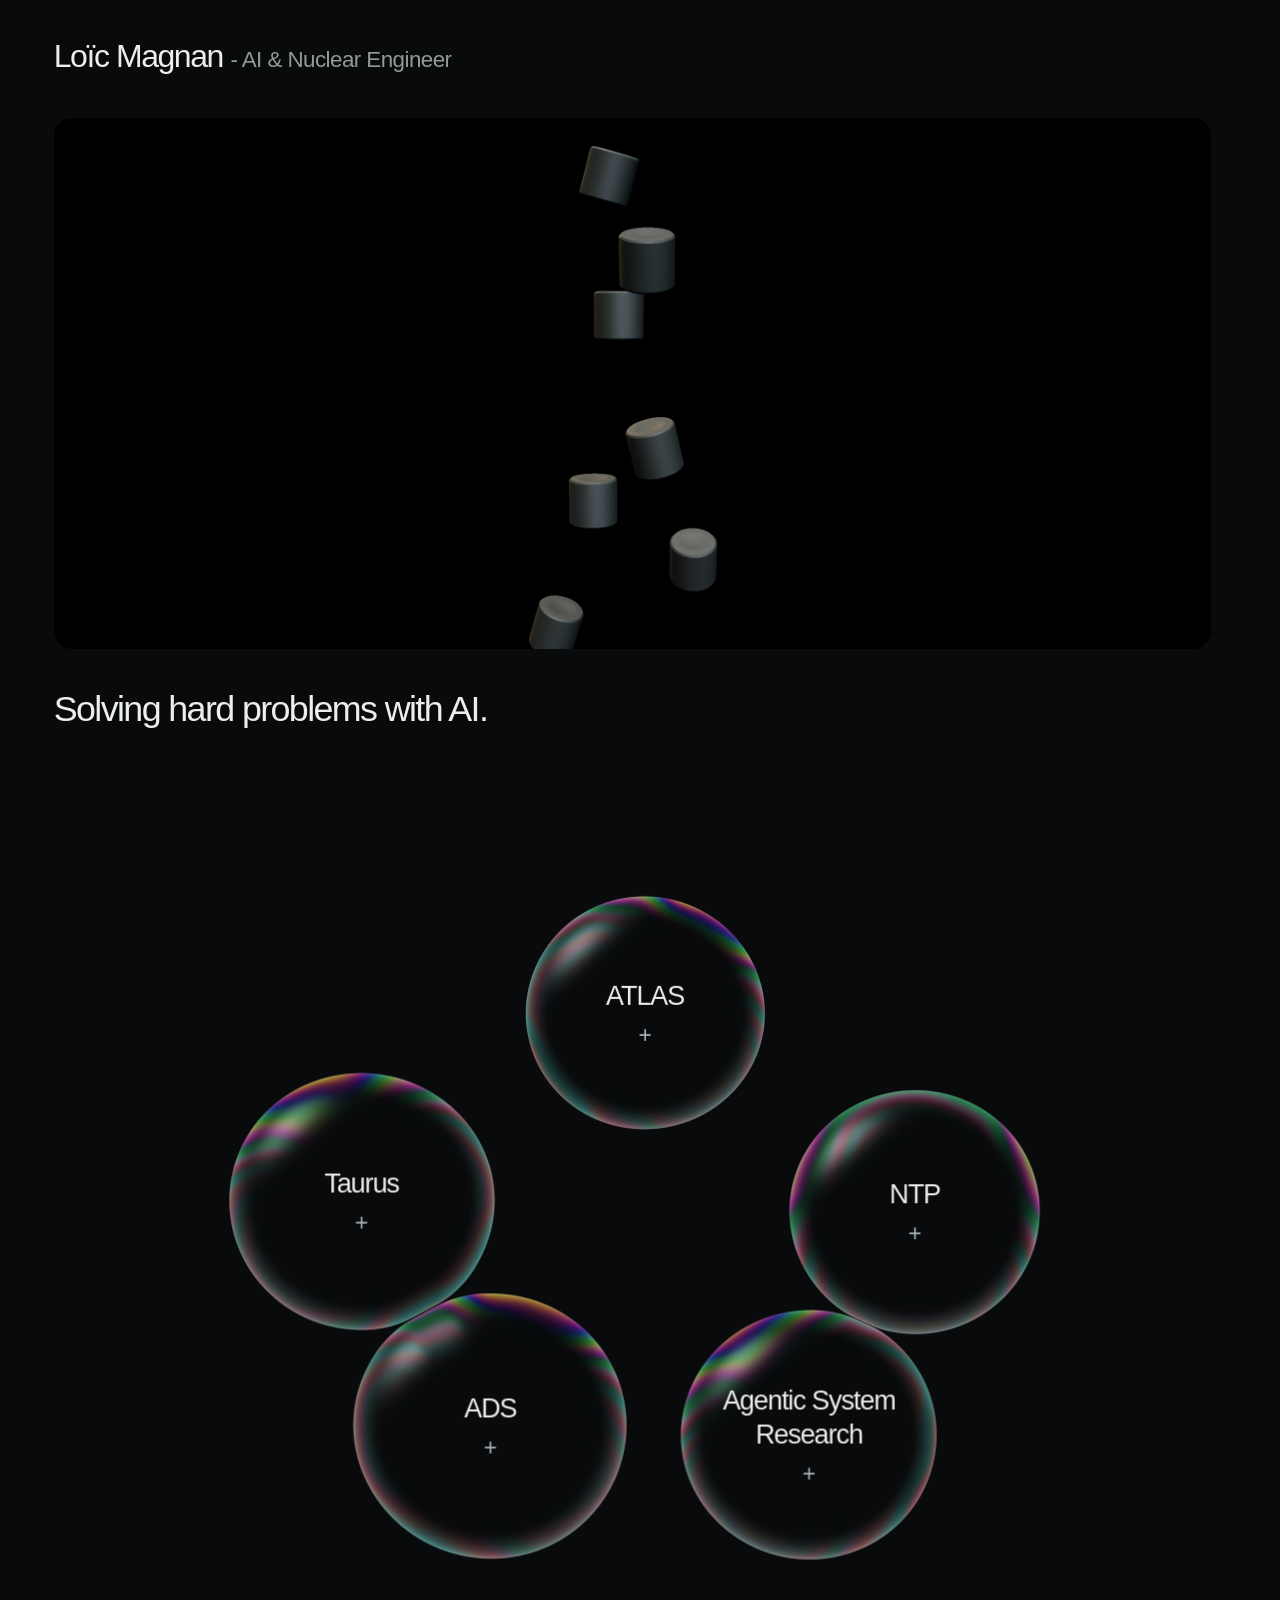
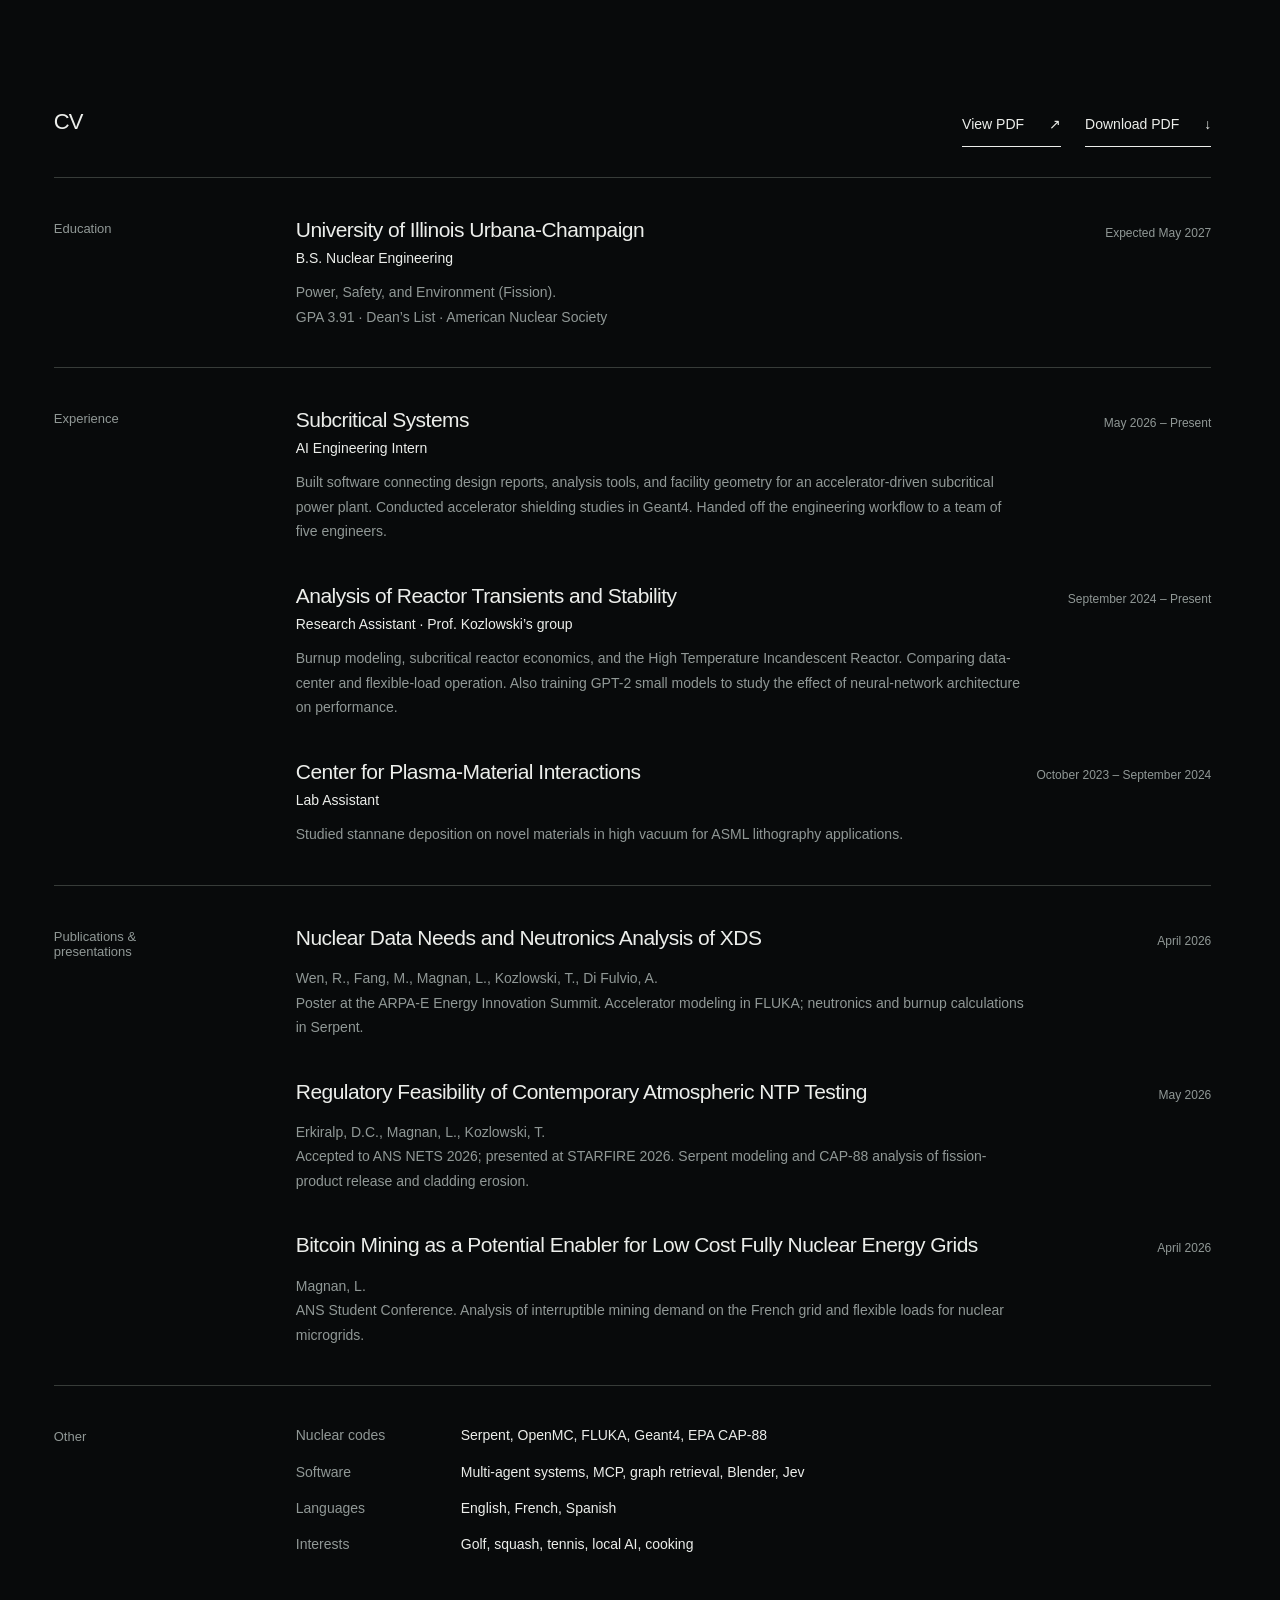
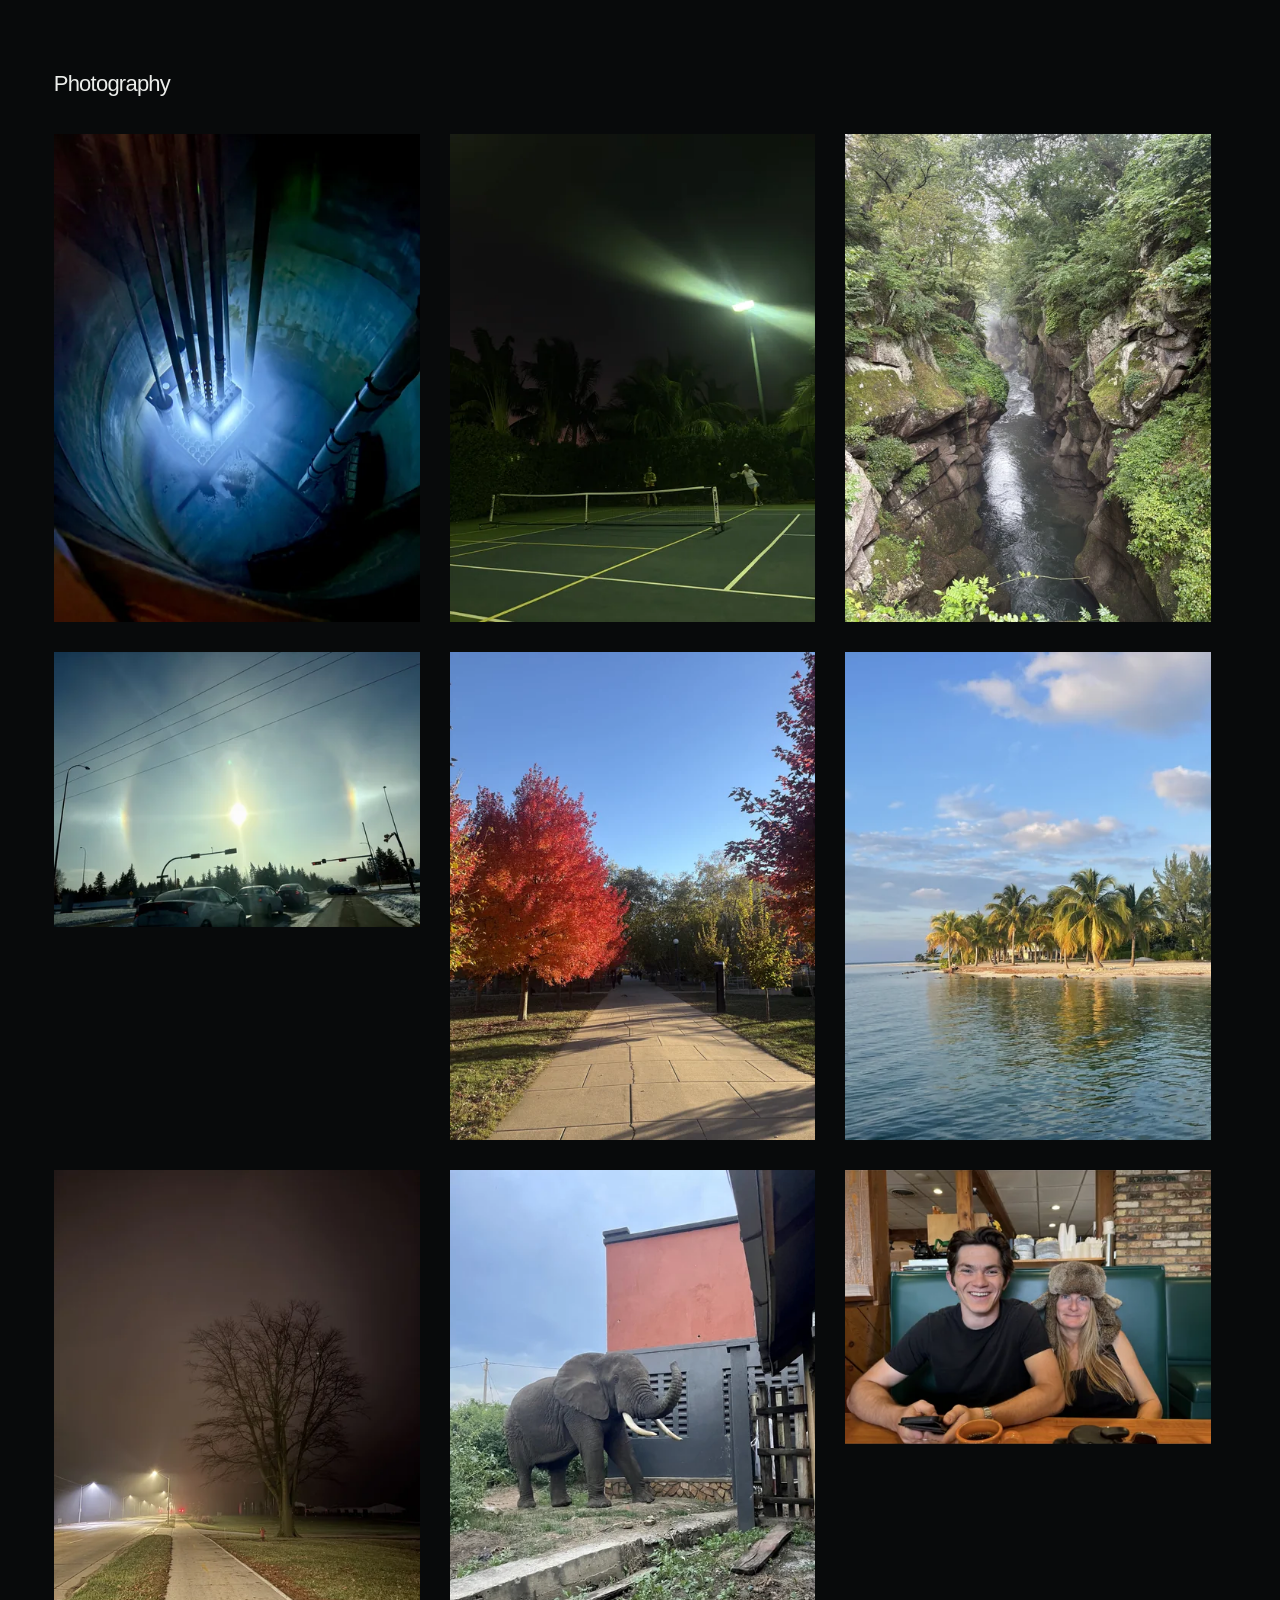
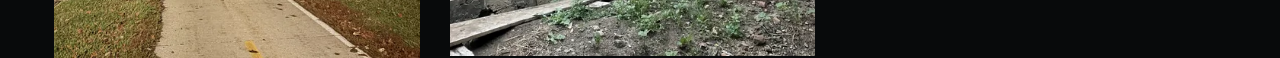
<file: index.html>
<!doctype html>
<html lang="en">
<head>
  <meta charset="utf-8">
  <meta name="viewport" content="width=device-width, initial-scale=1">
  <script>
    // Set this before Safari restores the previous page's scroll position.
    history.scrollRestoration = 'manual';
    if (performance.getEntriesByType('navigation')[0]?.type === 'reload' && location.hash) {
      history.replaceState(history.state, '', location.pathname + location.search);
    }
    function startAtIntro() {
      if (!location.hash) window.scrollTo({ top:0, left:0, behavior:'instant' });
    }
    document.addEventListener('DOMContentLoaded', startAtIntro, { once:true });
    addEventListener('pageshow', startAtIntro);
  </script>
  <meta name="description" content="Solving hard problems with AI. Engineering projects, research, and photography by Loïc Magnan.">
  <meta name="theme-color" content="#080a0b">
  <meta property="og:title" content="Loïc Magnan - AI &amp; Nuclear Engineer">
  <meta property="og:description" content="Solving hard problems with AI. Engineering projects, research, and photography by Loïc Magnan.">
  <meta property="og:type" content="website">
  <meta property="og:url" content="https://loicmagnan.com/">
  <meta property="og:image" content="https://loicmagnan.com/assets/photos/IMG_3176-960.webp">
  <title>Loïc Magnan - AI &amp; Nuclear Engineer</title>
  <link rel="canonical" href="https://loicmagnan.com/">
  <link rel="icon" href="favicon.svg" type="image/svg+xml">
  <link rel="stylesheet" href="styles.css?v=3.1">
  <link rel="stylesheet" href="portfolio.css?v=3.2.3">
</head>
<body class="portfolio-page">
  <a class="skip-link" href="#work">Skip to work</a>
  <main id="main">
    <section class="film-section" aria-labelledby="name">
      <header class="film-header">
        <h1 id="name">Loïc Magnan <span>- AI &amp; Nuclear Engineer</span></h1>
      </header>
      <div class="film-frame">
        <video id="reactor-film" muted loop playsinline preload="metadata" poster="assets/film/poster.jpg?v=2.3" aria-label="Film of fuel pellets assembling into a boiling water reactor, followed by recorded neutron paths" aria-describedby="film-description">
          <source data-src="assets/film/reactor-mobile.mp4?v=2.3" media="(max-width: 620px)" type="video/mp4">
          <source data-src="assets/film/reactor.mp4?v=2.3" type="video/mp4">
        </video>
        <p id="film-description" class="sr-only">A silent film made from the reactor visualization. Neutron paths use recorded OpenMC positions at the model's original scale; particle size and time are adjusted for visibility.</p>
      </div>
      <p class="intro-line">Solving hard problems with AI.</p>
    </section>
    <section class="work-row floating-work" id="work" aria-label="Projects and research">
      <div class="bubble-list">
          <details class="work-bubble" name="work" id="atlas">
            <summary>
              <span class="bubble-surface" aria-hidden="true"></span>
              <span class="bubble-title">ATLAS</span>
              <span class="bubble-action" aria-hidden="true"><span class="bubble-close-label">Close</span><span class="bubble-symbol">+</span></span>
            </summary>
            <div class="bubble-content project-content atlas-content">
              <p class="project-role">Designer and Developer</p>
              <ul class="project-description">
                <li>ATLAS is the proprietary intelligence layer for Subcritical Systems.</li>
                <li>I built the second generation of ATLAS, with 3D capabilities, project planning, and EPC functionality.</li>
                <li>This system is now functional and managed by 5 people.</li>
              </ul>
              <figure class="atlas-brand">
                <img src="assets/projects/atlas/subcritical-logo.png" alt="Subcritical Systems" width="1200" height="630" loading="lazy" decoding="async">
              </figure>
            </div>
          </details>
          <details class="work-bubble" name="work" id="taurus">
            <summary>
              <span class="bubble-surface" aria-hidden="true"></span>
              <span class="bubble-title">Taurus</span>
              <span class="bubble-action" aria-hidden="true"><span class="bubble-close-label">Close</span><span class="bubble-symbol">+</span></span>
            </summary>
            <div class="bubble-content project-content taurus-content">
              <p class="project-role">Co-Developer</p>
              <ul class="project-description">
                <li>Taurus is an algorithmic trade origination, execution, and risk management platform.</li>
                <li>It has comprehensive front, middle, and back office agentic systems.</li>
                <li>The system incorporates data feeds, web scrapers, Graph RAGs, multiple agents with constitutions, and proprietary DCF and Black–Scholes models to screen options.</li>
                <li>Currently, it is actively managed; the cash-settled put and covered call trades are the best performing feature.</li>
              </ul>
              <div class="project-gallery" data-gallery="Taurus screenshots" aria-label="Taurus screenshots">
                <figure class="project-screen project-screen-featured">
                  <a class="photo-link" href="assets/projects/taurus/trade-timing.png" data-title="Taurus — Trade timing" aria-label="Enlarge Taurus trade timing screenshot">
                    <img src="assets/projects/taurus/trade-timing.png" width="2330" height="1160" alt="Taurus trade timing view with an ANET price chart, statistical bands, dealer levels, and level-by-level analysis." loading="lazy" decoding="async">
                  </a>
                  <figcaption>Trade timing <span aria-hidden="true">↗</span></figcaption>
                </figure>
                <figure class="project-screen">
                  <a class="photo-link" href="assets/projects/taurus/valuation.png" data-title="Taurus — Valuation" aria-label="Enlarge Taurus valuation screenshot">
                    <img src="assets/projects/taurus/valuation.png" width="2282" height="1018" alt="Taurus valuation table comparing market prices, house estimates, consensus targets, and implied growth." loading="lazy" decoding="async">
                  </a>
                  <figcaption>Valuation <span aria-hidden="true">↗</span></figcaption>
                </figure>
                <figure class="project-screen">
                  <a class="photo-link" href="assets/projects/taurus/screening.png" data-title="Taurus — Screening" aria-label="Enlarge Taurus screening screenshot">
                    <img src="assets/projects/taurus/screening.png" width="2514" height="1064" alt="Taurus screening view showing SMCI price and moving averages alongside valuation, growth, and momentum scores." loading="lazy" decoding="async">
                  </a>
                  <figcaption>Screening <span aria-hidden="true">↗</span></figcaption>
                </figure>
              </div>
            </div>
          </details>

          <details class="work-bubble" name="work" id="ntp">
            <summary>
              <span class="bubble-surface" aria-hidden="true"></span>
              <span class="bubble-title">NTP</span>
              <span class="bubble-action" aria-hidden="true"><span class="bubble-close-label">Close</span><span class="bubble-symbol">+</span></span>
            </summary>
            <div class="bubble-content project-content ntp-content">
              <p class="project-role">Co-Author</p>
              <ul class="project-description">
                <li>I co-authored a paper about the regulatory feasibility of atmospheric testing of nuclear thermal propulsion rockets.</li>
                <li>This is an end-to-end study including neutronics, erosion, and atmospheric dispersion.</li>
                <li>We presented it at NETS 2026.</li>
              </ul>
              <p class="project-publication"><a href="https://www.researchgate.net/publication/404384324_Regulatory_Feasibility_of_Contemporary_Atmospheric_NTP_Testing" target="_blank" rel="noopener noreferrer">Read the paper on ResearchGate <span aria-hidden="true">↗</span></a></p>
              <div class="project-gallery" data-gallery="NTP research figures" aria-label="NTP research figures">
                <figure class="project-screen project-screen-featured">
                  <a class="photo-link" href="assets/projects/ntp/study-overview.png" data-title="NTP — Study overview" aria-label="Enlarge NTP study overview">
                    <img src="assets/projects/ntp/study-overview.png" width="1556" height="482" alt="Diagram of radionuclide release mechanisms and the study workflow, from neutronics and erosion modeling to atmospheric dispersion and dose analysis." loading="lazy" decoding="async">
                  </a>
                  <figcaption>Study overview <span aria-hidden="true">↗</span></figcaption>
                </figure>
                <figure class="project-screen">
                  <a class="photo-link" href="assets/projects/ntp/dose-analysis.png" data-title="NTP — Dose analysis" aria-label="Enlarge NTP dose analysis">
                    <img src="assets/projects/ntp/dose-analysis.png" width="690" height="454" alt="Logarithmic plot of effective dose against coated fuel particle failure fraction, with temperature curves and a marked DOE dose limit." loading="lazy" decoding="async">
                  </a>
                  <figcaption>Dose analysis <span aria-hidden="true">↗</span></figcaption>
                </figure>
                <figure class="project-screen">
                  <a class="photo-link" href="assets/projects/ntp/coolant-channel.png" data-title="NTP — Coolant channel" aria-label="Enlarge NTP coolant channel diagram">
                    <img src="assets/projects/ntp/coolant-channel.png" width="606" height="516" alt="Cross-section of a hydrogen coolant channel with zirconium carbide cladding, coated fuel particles, and a graphite moderator." loading="lazy" decoding="async">
                  </a>
                  <figcaption>Coolant channel <span aria-hidden="true">↗</span></figcaption>
                </figure>
              </div>
            </div>
          </details>
          <details class="work-bubble" name="work" id="ads">
            <summary>
              <span class="bubble-surface" aria-hidden="true"></span>
              <span class="bubble-title">ADS</span>
              <span class="bubble-action" aria-hidden="true"><span class="bubble-close-label">Close</span><span class="bubble-symbol">+</span></span>
            </summary>
            <div class="bubble-content project-content ads-content">
              <p class="project-role">Research Contributor</p>
              <ul class="project-description">
                <li>I was responsible for the high-energy physics simulations using FLUKA for this accelerator-driven system neutronics study.</li>
                <li>I also contribute to burnup analysis in Professor Kozlowski’s research group, studying how the fuel composition changes as the system operates.</li>
              </ul>
              <div class="project-gallery" data-gallery="ADS research figures" aria-label="ADS research figures">
                <figure class="project-screen project-screen-featured">
                  <a class="photo-link" href="assets/projects/ads/heat-generation.png" data-title="ADS — Volumetric heat generation" aria-label="Enlarge ADS volumetric heat generation plot">
                    <img src="assets/projects/ads/heat-generation.png" width="2012" height="1652" alt="Three-dimensional plot of volumetric heat generation from a 1 GeV proton beam as a function of radial and axial position." loading="lazy" decoding="async">
                  </a>
                  <figcaption>Volumetric heat generation <span aria-hidden="true">↗</span></figcaption>
                </figure>
                <figure class="project-screen">
                  <a class="photo-link" href="assets/projects/ads/neutron-source.png" data-title="ADS — FLUKA neutron source" aria-label="Enlarge FLUKA neutron source energy plot">
                    <img src="assets/projects/ads/neutron-source.png" width="1505" height="925" alt="FLUKA neutron source energy tally from 1 GeV proton spallation, plotted as a histogram of neutron energies." loading="lazy" decoding="async">
                  </a>
                  <figcaption>FLUKA neutron source <span aria-hidden="true">↗</span></figcaption>
                </figure>
                <figure class="project-screen">
                  <a class="photo-link figure-on-white" href="assets/projects/ads/system-design.png" data-title="ADS — System design" aria-label="Enlarge accelerator-driven system design">
                    <img src="assets/projects/ads/system-design.png" width="1544" height="675" alt="Lead-based accelerator-driven system geometry and isotope composition, with a central proton beam and spallation target." loading="lazy" decoding="async">
                  </a>
                  <figcaption>System design <span aria-hidden="true">↗</span></figcaption>
                </figure>
              </div>
            </div>
          </details>
          <details class="work-bubble" name="work" id="agentic-systems">
            <summary>
              <span class="bubble-surface" aria-hidden="true"></span>
              <span class="bubble-title">Agentic System Research</span>
              <span class="bubble-action" aria-hidden="true"><span class="bubble-close-label">Close</span><span class="bubble-symbol">+</span></span>
            </summary>
            <div class="bubble-content project-content agentic-content">
              <p class="project-role">Research in Progress</p>
              <ul class="project-description">
                <li>I am currently working with Dr. Ian Burgess at Ascendance Foundry and Prof. Matt Burgess at the University of Wyoming on research into multi-agent systems.</li>
                <li>The goal of the study is to quantify entropy in multi-agent systems in order to develop a playbook for minimizing error.</li>
              </ul>
              <div class="project-gallery" data-gallery="Agentic System Research" aria-label="Agentic System Research">
                <figure class="project-screen project-screen-featured">
                  <a class="photo-link" href="assets/projects/agentic-systems/error-propagation.png" data-title="Agentic System Research — Error propagation" aria-label="Enlarge the agentic systems error propagation diagram">
                    <img src="assets/projects/agentic-systems/error-propagation.png" width="1244" height="588" alt="Three events show an error entering a sub-agent's report, contaminating shared memory, and later returning as a working error when another question retrieves it." loading="lazy" decoding="async">
                  </a>
                  <figcaption>Error propagation through shared memory <span aria-hidden="true">↗</span></figcaption>
                </figure>
              </div>
              <section class="model-preview" aria-labelledby="agentic-model-title">
                <h3 id="agentic-model-title">Model preview</h3>
                <div class="model-states">
                  <p><var>e</var> is the fraction of active work that is contaminated.</p>
                  <p><var>m</var> is the fraction of memory that is contaminated.</p>
                </div>
                <div class="model-equations">
                  <math display="block" aria-label="d e over d t equals alpha times one minus e plus gamma m times one minus e minus beta e">
                    <mfrac><mrow><mi mathvariant="normal">d</mi><mi>e</mi></mrow><mrow><mi mathvariant="normal">d</mi><mi>t</mi></mrow></mfrac>
                    <mo>=</mo><mi>α</mi><mo>(</mo><mn>1</mn><mo>−</mo><mi>e</mi><mo>)</mo>
                    <mo>+</mo><mi>γ</mi><mi>m</mi><mo>(</mo><mn>1</mn><mo>−</mo><mi>e</mi><mo>)</mo>
                    <mo>−</mo><mi>β</mi><mi>e</mi>
                  </math>
                  <math display="block" aria-label="d m over d t equals delta e times one minus m minus epsilon m">
                    <mfrac><mrow><mi mathvariant="normal">d</mi><mi>m</mi></mrow><mrow><mi mathvariant="normal">d</mi><mi>t</mi></mrow></mfrac>
                    <mo>=</mo><mi>δ</mi><mi>e</mi><mo>(</mo><mn>1</mn><mo>−</mo><mi>m</mi><mo>)</mo>
                    <mo>−</mo><mi>ε</mi><mi>m</mi>
                  </math>
                </div>
                <dl class="model-rates">
                  <dt><var>α</var></dt><dd>The rate of new mistakes in the work.</dd>
                  <dt><var>β</var></dt><dd>The correction rate of new mistakes.</dd>
                  <dt><var>γ</var></dt><dd>The rate at which contaminated memory causes active working errors.</dd>
                  <dt><var>δ</var></dt><dd>The rate at which wrong active work contaminates memory.</dd>
                  <dt><var>ε</var></dt><dd>The rate at which errors in memory are corrected.</dd>
                </dl>
              </section>
            </div>
          </details>
      </div>
    </section>
    <section class="resume-section" id="cv" aria-labelledby="resume-title">
      <div class="resume-heading">
        <h2 id="resume-title">CV</h2>
        <div class="resume-actions">
          <a class="download-link" href="resume.html">View PDF <span aria-hidden="true">↗</span></a>
          <a class="download-link" href="assets/Resume_Loic_Magnan.pdf" download>Download PDF <span aria-hidden="true">↓</span></a>
        </div>
      </div>
    <section class="cv-section" aria-labelledby="resume-education">
      <h2 id="resume-education">Education</h2>
      <div class="cv-entry">
        <div class="cv-entry-head"><h3>University of Illinois Urbana-Champaign</h3><span class="cv-date">Expected May 2027</span></div>
        <p class="cv-role">B.S. Nuclear Engineering</p>
        <p class="cv-description">Power, Safety, and Environment (Fission).<br>GPA 3.91 · Dean’s List · American Nuclear Society</p>
      </div>
    </section>
    <section class="cv-section" aria-labelledby="resume-experience">
      <h2 id="resume-experience">Experience</h2>
      <div>
        <article class="cv-entry">
          <div class="cv-entry-head"><h3>Subcritical Systems</h3><span class="cv-date">May 2026 – Present</span></div>
          <p class="cv-role">AI Engineering Intern</p>
          <p class="cv-description">Built software connecting design reports, analysis tools, and facility geometry for an accelerator-driven subcritical power plant. Conducted accelerator shielding studies in Geant4. Handed off the engineering workflow to a team of five engineers.</p>
        </article>
        <article class="cv-entry">
          <div class="cv-entry-head"><h3>Analysis of Reactor Transients and Stability</h3><span class="cv-date">September 2024 – Present</span></div>
          <p class="cv-role">Research Assistant · Prof. Kozlowski’s group</p>
          <p class="cv-description">Burnup modeling, subcritical reactor economics, and the High Temperature Incandescent Reactor. Comparing data-center and flexible-load operation. Also training GPT-2 small models to study the effect of neural-network architecture on performance.</p>
        </article>
        <article class="cv-entry">
          <div class="cv-entry-head"><h3>Center for Plasma-Material Interactions</h3><span class="cv-date">October 2023 – September 2024</span></div>
          <p class="cv-role">Lab Assistant</p>
          <p class="cv-description">Studied stannane deposition on novel materials in high vacuum for ASML lithography applications.</p>
        </article>
      </div>
    </section>
    <section class="cv-section" aria-labelledby="resume-publications">
      <h2 id="resume-publications">Publications &amp;<br>presentations</h2>
      <div>
        <article class="cv-entry">
          <div class="cv-entry-head"><h3>Nuclear Data Needs and Neutronics Analysis of XDS</h3><span class="cv-date">April 2026</span></div>
          <p class="cv-description">Wen, R., Fang, M., Magnan, L., Kozlowski, T., Di Fulvio, A.<br>Poster at the ARPA-E Energy Innovation Summit. Accelerator modeling in FLUKA; neutronics and burnup calculations in Serpent.</p>
        </article>
        <article class="cv-entry">
          <div class="cv-entry-head"><h3>Regulatory Feasibility of Contemporary Atmospheric NTP Testing</h3><span class="cv-date">May 2026</span></div>
          <p class="cv-description">Erkiralp, D.C., Magnan, L., Kozlowski, T.<br>Accepted to ANS NETS 2026; presented at STARFIRE 2026. Serpent modeling and CAP-88 analysis of fission-product release and cladding erosion.</p>
        </article>
        <article class="cv-entry">
          <div class="cv-entry-head"><h3>Bitcoin Mining as a Potential Enabler for Low Cost Fully Nuclear Energy Grids</h3><span class="cv-date">April 2026</span></div>
          <p class="cv-description">Magnan, L.<br>ANS Student Conference. Analysis of interruptible mining demand on the French grid and flexible loads for nuclear microgrids.</p>
        </article>
      </div>
    </section>
    <section class="cv-section" aria-labelledby="resume-other">
      <h2 id="resume-other">Other</h2>
      <dl class="cv-compact">
        <dt>Nuclear codes</dt><dd>Serpent, OpenMC, FLUKA, Geant4, EPA CAP-88</dd>
        <dt>Software</dt><dd>Multi-agent systems, MCP, graph retrieval, Blender, Jev</dd>
        <dt>Languages</dt><dd>English, French, Spanish</dd>
        <dt>Interests</dt><dd>Golf, squash, tennis, local AI, cooking</dd>
      </dl>
    </section>
    </section>
    <section class="photography-section" id="photography" aria-labelledby="photography-title">
      <h2 id="photography-title">Photography</h2>
    <div class="photo-grid" aria-label="Selected photographs">
      <figure class="photo">
        <a class="photo-link" href="assets/photos/IMG_3176-1600.webp" data-title="Reactor pool" aria-label="Open photograph 1: Reactor pool">
          <img src="assets/photos/IMG_3176-960.webp" srcset="assets/photos/IMG_3176-480.webp 480w, assets/photos/IMG_3176-960.webp 960w, assets/photos/IMG_3176-1600.webp 1600w" sizes="(max-width: 620px) 45vw, 30vw" width="3024" height="4032" alt="Blue light beneath the water of a reactor pool, viewed from above." loading="lazy" decoding="async">
        </a>
      </figure>
      <figure class="photo">
        <a class="photo-link" href="assets/photos/IMG_2511-1600.webp" data-title="Night court" aria-label="Open photograph 2: Night court">
          <img src="assets/photos/IMG_2511-960.webp" srcset="assets/photos/IMG_2511-480.webp 480w, assets/photos/IMG_2511-960.webp 960w, assets/photos/IMG_2511-1600.webp 1600w" sizes="(max-width: 620px) 45vw, 30vw" width="4284" height="5712" alt="Tennis players under a bright floodlight at night." loading="lazy" decoding="async">
        </a>
      </figure>
      <figure class="photo">
        <a class="photo-link" href="assets/photos/IMG_7074-1600.webp" data-title="The gorge" aria-label="Open photograph 3: The gorge">
          <img src="assets/photos/IMG_7074-960.webp" srcset="assets/photos/IMG_7074-480.webp 480w, assets/photos/IMG_7074-960.webp 960w, assets/photos/IMG_7074-1600.webp 1600w" sizes="(max-width: 620px) 45vw, 30vw" width="4284" height="5712" alt="Water running through a narrow, moss-covered rocky gorge." loading="lazy" decoding="async">
        </a>
      </figure>
      <figure class="photo">
        <a class="photo-link" href="assets/photos/IMG_0089-1600.webp" data-title="Sun dogs" aria-label="Open photograph 4: Sun dogs">
          <img src="assets/photos/IMG_0089-960.webp" srcset="assets/photos/IMG_0089-480.webp 480w, assets/photos/IMG_0089-960.webp 960w, assets/photos/IMG_0089-1600.webp 1600w" sizes="(max-width: 620px) 45vw, 30vw" width="5712" height="4284" alt="Bright spots on either side of the sun above a road intersection." loading="lazy" decoding="async">
        </a>
      </figure>
      <figure class="photo">
        <a class="photo-link" href="assets/photos/IMG_6515-1600.webp" data-title="Autumn" aria-label="Open photograph 5: Autumn">
          <img src="assets/photos/IMG_6515-960.webp" srcset="assets/photos/IMG_6515-480.webp 480w, assets/photos/IMG_6515-960.webp 960w, assets/photos/IMG_6515-1600.webp 1600w" sizes="(max-width: 620px) 45vw, 30vw" width="4284" height="5712" alt="Red and orange leaves beside a sunlit paved path." loading="lazy" decoding="async">
        </a>
      </figure>
      <figure class="photo">
        <a class="photo-link" href="assets/photos/IMG_3228-1600.webp" data-title="By the water" aria-label="Open photograph 6: By the water">
          <img src="assets/photos/IMG_3228-960.webp" srcset="assets/photos/IMG_3228-480.webp 480w, assets/photos/IMG_3228-960.webp 960w, assets/photos/IMG_3228-1600.webp 1600w" sizes="(max-width: 620px) 45vw, 30vw" width="3024" height="4032" alt="Palm trees along a quiet shoreline beneath a blue sky." loading="lazy" decoding="async">
        </a>
      </figure>
      <figure class="photo">
        <a class="photo-link" href="assets/photos/IMG_6840-1600.webp" data-title="Fog" aria-label="Open photograph 7: Fog">
          <img src="assets/photos/IMG_6840-960.webp" srcset="assets/photos/IMG_6840-480.webp 480w, assets/photos/IMG_6840-960.webp 960w, assets/photos/IMG_6840-1600.webp 1600w" sizes="(max-width: 620px) 45vw, 30vw" width="3024" height="4032" alt="A tree and sidewalk beneath streetlights on a foggy night." loading="lazy" decoding="async">
        </a>
      </figure>
      <figure class="photo">
        <a class="photo-link" href="assets/photos/IMG_1655-1600.webp" data-title="An elephant" aria-label="Open photograph 8: An elephant">
          <img src="assets/photos/IMG_1655-960.webp" srcset="assets/photos/IMG_1655-480.webp 480w, assets/photos/IMG_1655-960.webp 960w, assets/photos/IMG_1655-1600.webp 1170w" sizes="(max-width: 620px) 45vw, 30vw" width="1170" height="1554" alt="An elephant standing beside a building and an open gate." loading="lazy" decoding="async">
        </a>
      </figure>
      <figure class="photo">
        <a class="photo-link screenshot" href="assets/photos/IMG_7429-1600.webp" data-title="Dinner" aria-label="Open photograph 9: Dinner">
          <img src="assets/photos/IMG_7429-960.webp" srcset="assets/photos/IMG_7429-480.webp 480w, assets/photos/IMG_7429-960.webp 960w, assets/photos/IMG_7429-1600.webp 1179w" sizes="(max-width: 620px) 45vw, 30vw" width="1179" height="2556" alt="Two people sitting together at a restaurant table." loading="lazy" decoding="async">
        </a>
      </figure>
    </div>
    </section>
  </main>
  <dialog id="photo-viewer" class="photo-viewer" aria-label="Photo viewer">
    <div class="viewer-layout">
      <div class="viewer-top"><button class="viewer-close" type="button" aria-label="Close photo viewer">Close ×</button></div>
      <div class="viewer-stage"><div class="viewer-frame"><img class="viewer-image" alt=""></div></div>
      <div class="viewer-bottom">
        <div class="viewer-controls">
          <button type="button" data-direction="previous" aria-label="Previous photograph">←</button>
          <button type="button" data-direction="next" aria-label="Next photograph">→</button>
        </div>
      </div>
      <p class="viewer-status" role="status" aria-live="polite"></p>
    </div>
  </dialog>
  <script src="portfolio.js?v=3.2.3" defer></script>
  <script src="bubble-physics.js?v=3.2" defer></script>
  <script src="bubble-engine.js?v=3.2.1" defer></script>
  <script src="bubble-motion.js?v=3.2.1" defer></script>
  <script src="work-bubbles.js?v=3.2" defer></script>
  <script src="gallery.js?v=3.1" defer></script>
</body>
</html>
</file>
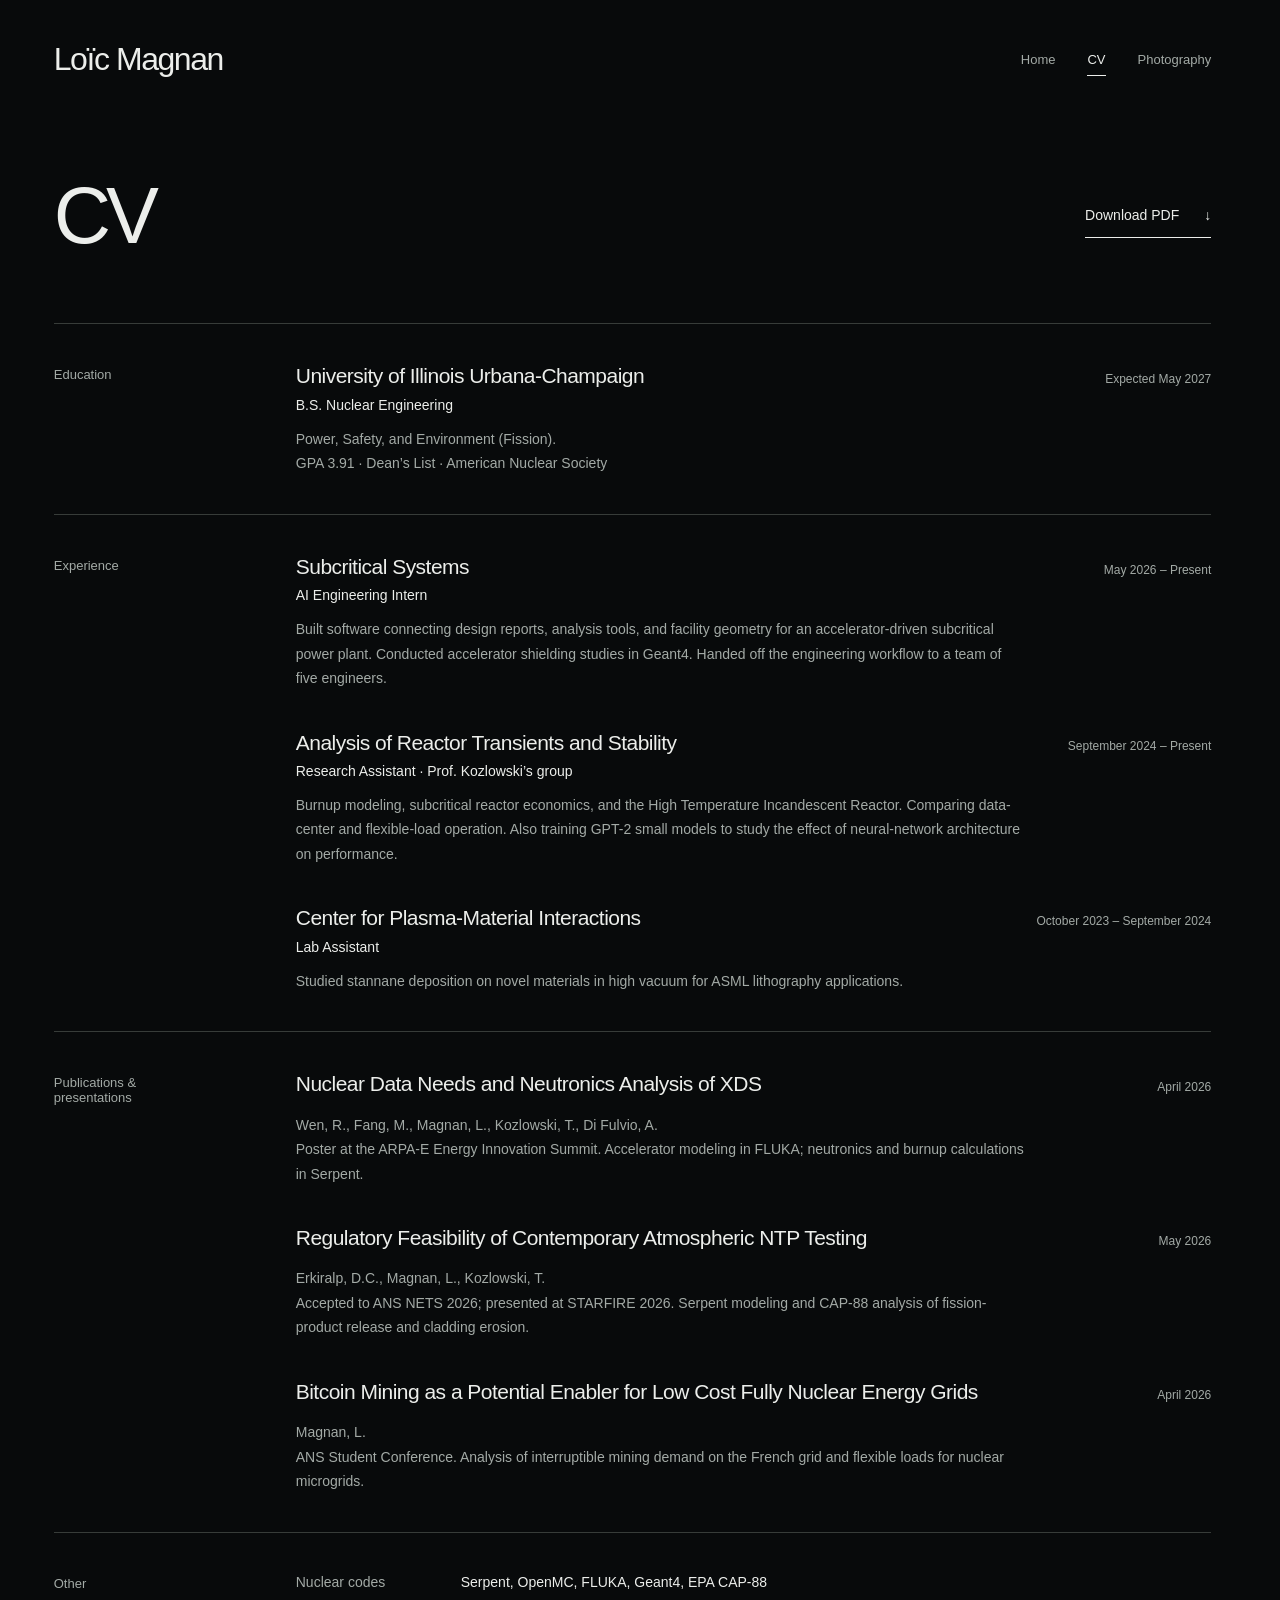
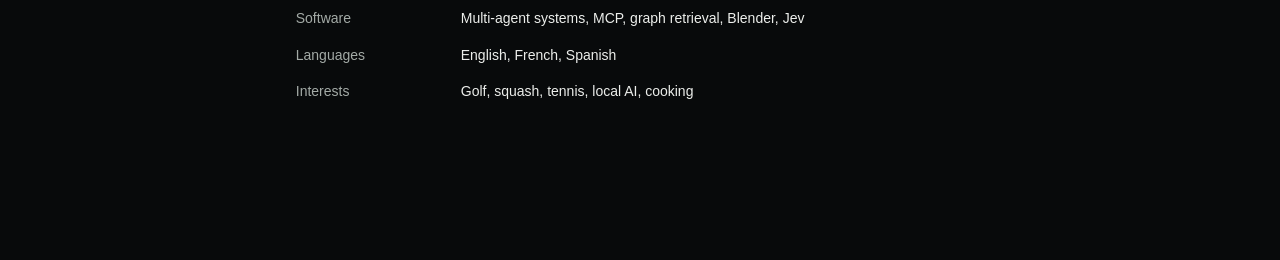
<file: cv.html>
<!doctype html>
<html lang="en">
<head>
  <meta charset="utf-8">
  <meta name="viewport" content="width=device-width, initial-scale=1">
  <meta name="description" content="Education, experience, publications, and CV for Loïc Magnan.">
  <meta name="theme-color" content="#080a0b">
  <meta property="og:title" content="CV — Loïc Magnan">
  <meta property="og:description" content="Education, experience, publications, and CV for Loïc Magnan.">
  <meta property="og:type" content="website">
  <meta property="og:url" content="https://loicmagnan.com/cv.html">
  <meta property="og:image" content="https://loicmagnan.com/assets/photos/IMG_3176-960.webp">
  <title>CV — Loïc Magnan</title>
  <link rel="canonical" href="https://loicmagnan.com/cv.html">
  <link rel="icon" href="favicon.svg" type="image/svg+xml">
  <link rel="stylesheet" href="styles.css?v=3.1">
</head>
<body>
  <a class="skip-link" href="#main">Skip to content</a>
  <header class="site-header">
    <a class="wordmark" href="index.html" aria-label="Loïc Magnan, home">Loïc Magnan</a>
    <nav class="site-nav" aria-label="Main navigation">
        <a href="index.html">Home</a>
        <a href="cv.html" aria-current="page">CV</a>
        <a href="index.html#photography">Photography</a>
    </nav>
  </header>
  <main id="main" class="">

    <div class="page-heading cv-heading"><h1>CV</h1><a class="download-link" href="assets/Resume_Loic_Magnan.pdf" download>Download PDF <span aria-hidden="true">↓</span></a></div>
    <section class="cv-section" aria-labelledby="education">
      <h2 id="education">Education</h2>
      <div class="cv-entry">
        <div class="cv-entry-head"><h3>University of Illinois Urbana-Champaign</h3><span class="cv-date">Expected May 2027</span></div>
        <p class="cv-role">B.S. Nuclear Engineering</p>
        <p class="cv-description">Power, Safety, and Environment (Fission).<br>GPA 3.91 · Dean’s List · American Nuclear Society</p>
      </div>
    </section>
    <section class="cv-section" aria-labelledby="experience">
      <h2 id="experience">Experience</h2>
      <div>
        <article class="cv-entry">
          <div class="cv-entry-head"><h3>Subcritical Systems</h3><span class="cv-date">May 2026 – Present</span></div>
          <p class="cv-role">AI Engineering Intern</p>
          <p class="cv-description">Built software connecting design reports, analysis tools, and facility geometry for an accelerator-driven subcritical power plant. Conducted accelerator shielding studies in Geant4. Handed off the engineering workflow to a team of five engineers.</p>
        </article>
        <article class="cv-entry">
          <div class="cv-entry-head"><h3>Analysis of Reactor Transients and Stability</h3><span class="cv-date">September 2024 – Present</span></div>
          <p class="cv-role">Research Assistant · Prof. Kozlowski’s group</p>
          <p class="cv-description">Burnup modeling, subcritical reactor economics, and the High Temperature Incandescent Reactor. Comparing data-center and flexible-load operation. Also training GPT-2 small models to study the effect of neural-network architecture on performance.</p>
        </article>
        <article class="cv-entry">
          <div class="cv-entry-head"><h3>Center for Plasma-Material Interactions</h3><span class="cv-date">October 2023 – September 2024</span></div>
          <p class="cv-role">Lab Assistant</p>
          <p class="cv-description">Studied stannane deposition on novel materials in high vacuum for ASML lithography applications.</p>
        </article>
      </div>
    </section>
    <section class="cv-section" aria-labelledby="publications">
      <h2 id="publications">Publications &amp;<br>presentations</h2>
      <div>
        <article class="cv-entry">
          <div class="cv-entry-head"><h3>Nuclear Data Needs and Neutronics Analysis of XDS</h3><span class="cv-date">April 2026</span></div>
          <p class="cv-description">Wen, R., Fang, M., Magnan, L., Kozlowski, T., Di Fulvio, A.<br>Poster at the ARPA-E Energy Innovation Summit. Accelerator modeling in FLUKA; neutronics and burnup calculations in Serpent.</p>
        </article>
        <article class="cv-entry">
          <div class="cv-entry-head"><h3>Regulatory Feasibility of Contemporary Atmospheric NTP Testing</h3><span class="cv-date">May 2026</span></div>
          <p class="cv-description">Erkiralp, D.C., Magnan, L., Kozlowski, T.<br>Accepted to ANS NETS 2026; presented at STARFIRE 2026. Serpent modeling and CAP-88 analysis of fission-product release and cladding erosion.</p>
        </article>
        <article class="cv-entry">
          <div class="cv-entry-head"><h3>Bitcoin Mining as a Potential Enabler for Low Cost Fully Nuclear Energy Grids</h3><span class="cv-date">April 2026</span></div>
          <p class="cv-description">Magnan, L.<br>ANS Student Conference. Analysis of interruptible mining demand on the French grid and flexible loads for nuclear microgrids.</p>
        </article>
      </div>
    </section>
    <section class="cv-section" aria-labelledby="other">
      <h2 id="other">Other</h2>
      <dl class="cv-compact">
        <dt>Nuclear codes</dt><dd>Serpent, OpenMC, FLUKA, Geant4, EPA CAP-88</dd>
        <dt>Software</dt><dd>Multi-agent systems, MCP, graph retrieval, Blender, Jev</dd>
        <dt>Languages</dt><dd>English, French, Spanish</dd>
        <dt>Interests</dt><dd>Golf, squash, tennis, local AI, cooking</dd>
      </dl>
    </section>
  </main>

</body>
</html>
</file>
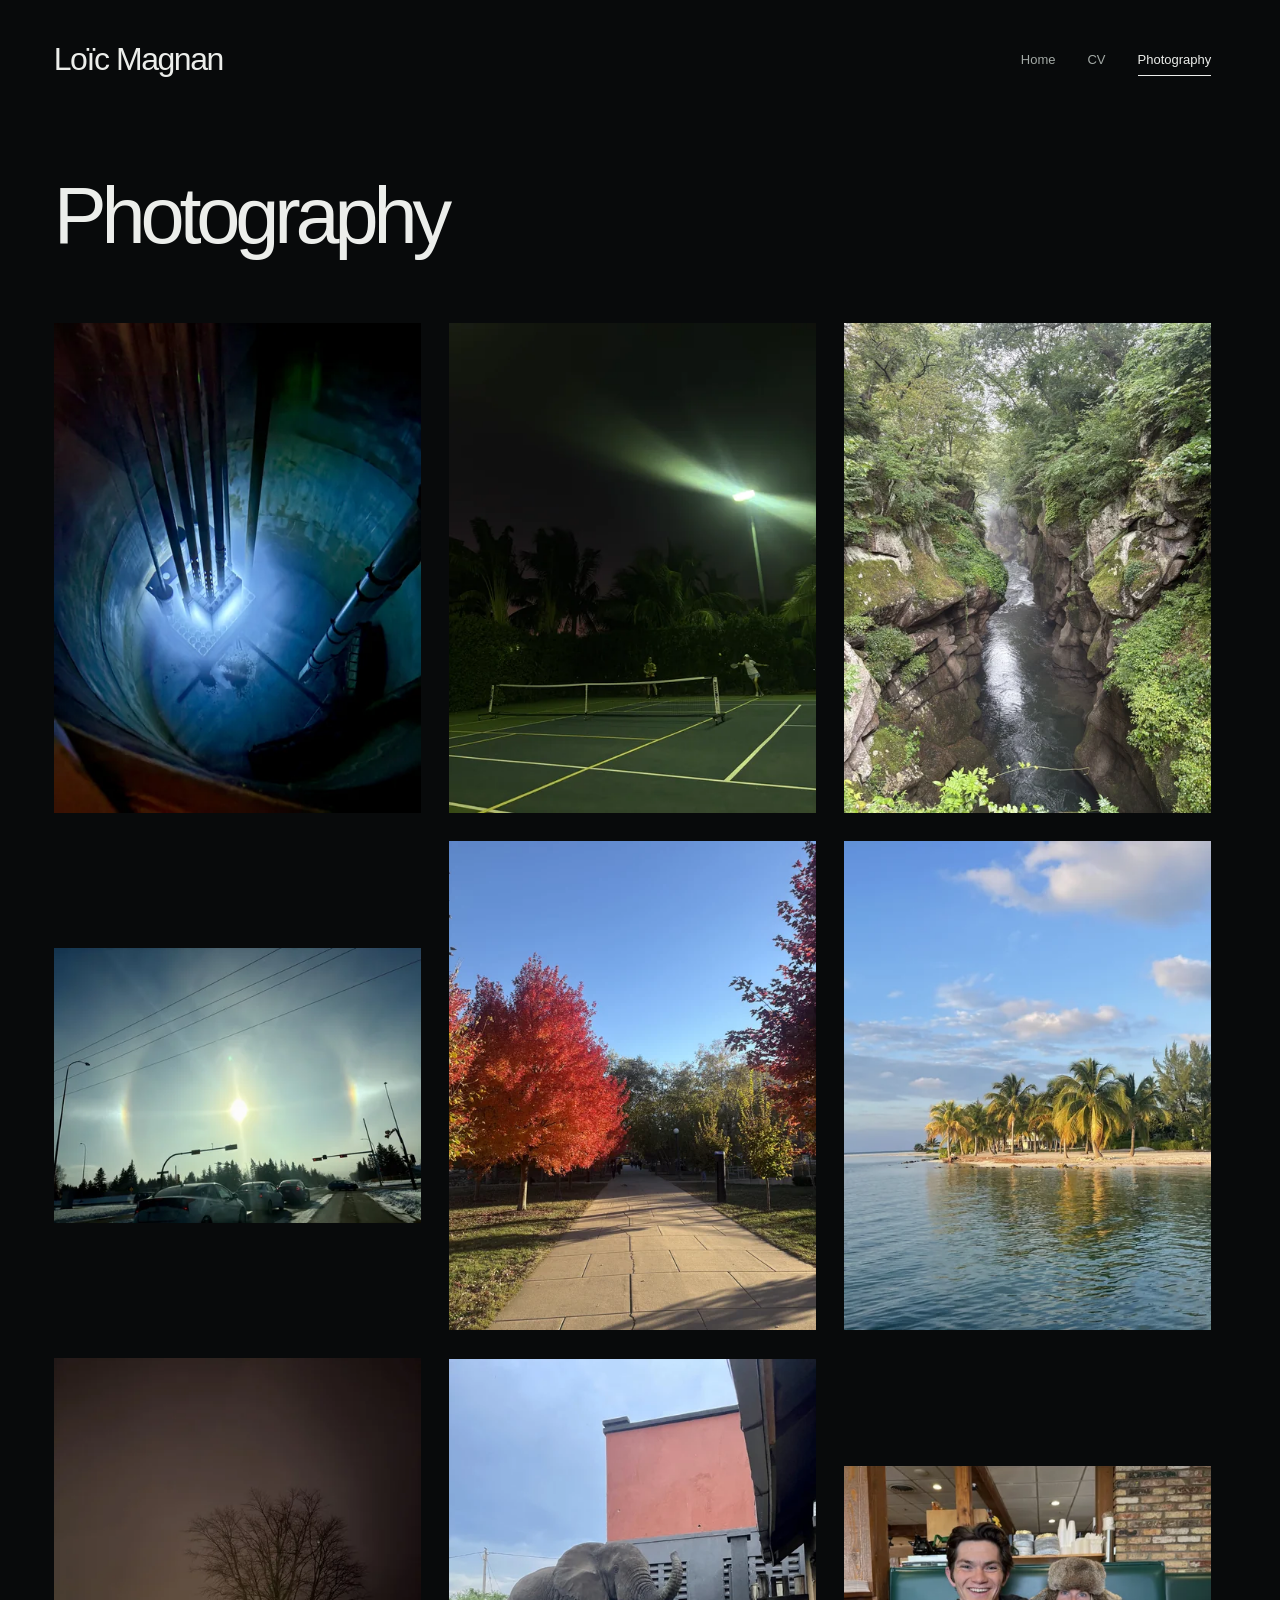
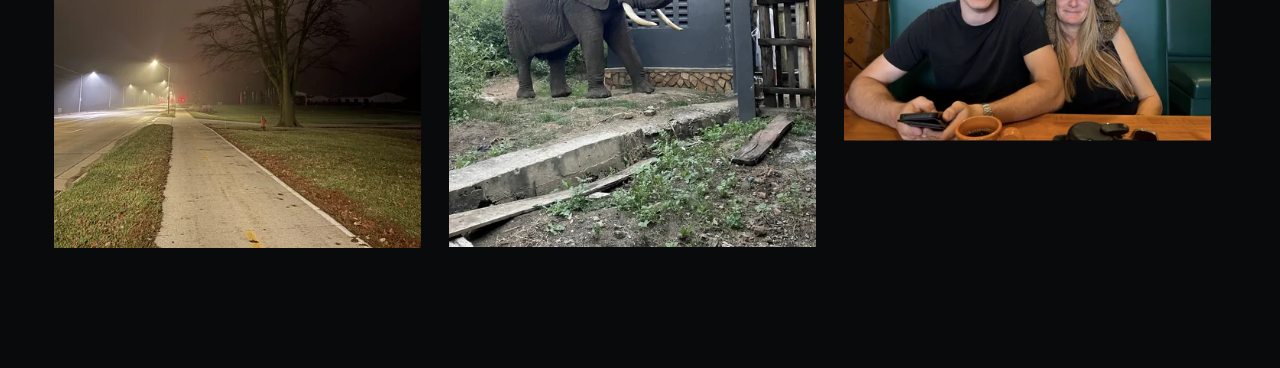
<file: photography.html>
<!doctype html>
<html lang="en">
<head>
  <meta charset="utf-8">
  <meta name="viewport" content="width=device-width, initial-scale=1">
  <meta name="description" content="Photography by Loïc Magnan.">
  <meta name="theme-color" content="#080a0b">
  <meta property="og:title" content="Photography — Loïc Magnan">
  <meta property="og:description" content="Photography by Loïc Magnan.">
  <meta property="og:type" content="website">
  <meta property="og:url" content="https://loicmagnan.com/photography.html">
  <meta property="og:image" content="https://loicmagnan.com/assets/photos/IMG_3176-960.webp">
  <title>Photography — Loïc Magnan</title>
  <link rel="canonical" href="https://loicmagnan.com/photography.html">
  <link rel="icon" href="favicon.svg" type="image/svg+xml">
  <link rel="stylesheet" href="styles.css?v=3.1">
</head>
<body>
  <a class="skip-link" href="#main">Skip to content</a>
  <header class="site-header">
    <a class="wordmark" href="index.html" aria-label="Loïc Magnan, home">Loïc Magnan</a>
    <nav class="site-nav" aria-label="Main navigation">
        <a href="index.html">Home</a>
        <a href="cv.html">CV</a>
        <a href="photography.html" aria-current="page">Photography</a>
    </nav>
  </header>
  <main id="main" class="">
    <div class="page-heading"><h1>Photography</h1></div>
    <div class="photo-grid" aria-label="Selected photographs">
      <figure class="photo">
        <a class="photo-link" href="assets/photos/IMG_3176-1600.webp" data-title="Reactor pool" aria-label="Open photograph 1: Reactor pool">
          <img src="assets/photos/IMG_3176-960.webp" srcset="assets/photos/IMG_3176-480.webp 480w, assets/photos/IMG_3176-960.webp 960w, assets/photos/IMG_3176-1600.webp 1600w" sizes="(max-width: 620px) 45vw, 30vw" width="3024" height="4032" alt="Blue light beneath the water of a reactor pool, viewed from above." loading="eager" decoding="async" fetchpriority="high">
        </a>
      </figure>
      <figure class="photo">
        <a class="photo-link" href="assets/photos/IMG_2511-1600.webp" data-title="Night court" aria-label="Open photograph 2: Night court">
          <img src="assets/photos/IMG_2511-960.webp" srcset="assets/photos/IMG_2511-480.webp 480w, assets/photos/IMG_2511-960.webp 960w, assets/photos/IMG_2511-1600.webp 1600w" sizes="(max-width: 620px) 45vw, 30vw" width="4284" height="5712" alt="Tennis players under a bright floodlight at night." loading="lazy" decoding="async">
        </a>
      </figure>
      <figure class="photo">
        <a class="photo-link" href="assets/photos/IMG_7074-1600.webp" data-title="The gorge" aria-label="Open photograph 3: The gorge">
          <img src="assets/photos/IMG_7074-960.webp" srcset="assets/photos/IMG_7074-480.webp 480w, assets/photos/IMG_7074-960.webp 960w, assets/photos/IMG_7074-1600.webp 1600w" sizes="(max-width: 620px) 45vw, 30vw" width="4284" height="5712" alt="Water running through a narrow, moss-covered rocky gorge." loading="lazy" decoding="async">
        </a>
      </figure>
      <figure class="photo">
        <a class="photo-link" href="assets/photos/IMG_0089-1600.webp" data-title="Sun dogs" aria-label="Open photograph 4: Sun dogs">
          <img src="assets/photos/IMG_0089-960.webp" srcset="assets/photos/IMG_0089-480.webp 480w, assets/photos/IMG_0089-960.webp 960w, assets/photos/IMG_0089-1600.webp 1600w" sizes="(max-width: 620px) 45vw, 30vw" width="5712" height="4284" alt="Bright spots on either side of the sun above a road intersection." loading="lazy" decoding="async">
        </a>
      </figure>
      <figure class="photo">
        <a class="photo-link" href="assets/photos/IMG_6515-1600.webp" data-title="Autumn" aria-label="Open photograph 5: Autumn">
          <img src="assets/photos/IMG_6515-960.webp" srcset="assets/photos/IMG_6515-480.webp 480w, assets/photos/IMG_6515-960.webp 960w, assets/photos/IMG_6515-1600.webp 1600w" sizes="(max-width: 620px) 45vw, 30vw" width="4284" height="5712" alt="Red and orange leaves beside a sunlit paved path." loading="lazy" decoding="async">
        </a>
      </figure>
      <figure class="photo">
        <a class="photo-link" href="assets/photos/IMG_3228-1600.webp" data-title="By the water" aria-label="Open photograph 6: By the water">
          <img src="assets/photos/IMG_3228-960.webp" srcset="assets/photos/IMG_3228-480.webp 480w, assets/photos/IMG_3228-960.webp 960w, assets/photos/IMG_3228-1600.webp 1600w" sizes="(max-width: 620px) 45vw, 30vw" width="3024" height="4032" alt="Palm trees along a quiet shoreline beneath a blue sky." loading="lazy" decoding="async">
        </a>
      </figure>
      <figure class="photo">
        <a class="photo-link" href="assets/photos/IMG_6840-1600.webp" data-title="Fog" aria-label="Open photograph 7: Fog">
          <img src="assets/photos/IMG_6840-960.webp" srcset="assets/photos/IMG_6840-480.webp 480w, assets/photos/IMG_6840-960.webp 960w, assets/photos/IMG_6840-1600.webp 1600w" sizes="(max-width: 620px) 45vw, 30vw" width="3024" height="4032" alt="A tree and sidewalk beneath streetlights on a foggy night." loading="lazy" decoding="async">
        </a>
      </figure>
      <figure class="photo">
        <a class="photo-link" href="assets/photos/IMG_1655-1600.webp" data-title="An elephant" aria-label="Open photograph 8: An elephant">
          <img src="assets/photos/IMG_1655-960.webp" srcset="assets/photos/IMG_1655-480.webp 480w, assets/photos/IMG_1655-960.webp 960w, assets/photos/IMG_1655-1600.webp 1170w" sizes="(max-width: 620px) 45vw, 30vw" width="1170" height="1554" alt="An elephant standing beside a building and an open gate." loading="lazy" decoding="async">
        </a>
      </figure>
      <figure class="photo">
        <a class="photo-link screenshot" href="assets/photos/IMG_7429-1600.webp" data-title="Dinner" aria-label="Open photograph 9: Dinner">
          <img src="assets/photos/IMG_7429-960.webp" srcset="assets/photos/IMG_7429-480.webp 480w, assets/photos/IMG_7429-960.webp 960w, assets/photos/IMG_7429-1600.webp 1179w" sizes="(max-width: 620px) 45vw, 30vw" width="1179" height="2556" alt="Two people sitting together at a restaurant table." loading="lazy" decoding="async">
        </a>
      </figure>
    </div>
  </main>
  <dialog id="photo-viewer" class="photo-viewer" aria-label="Photo viewer">
    <div class="viewer-layout">
      <div class="viewer-top"><button class="viewer-close" type="button" aria-label="Close photo viewer">Close ×</button></div>
      <div class="viewer-stage"><div class="viewer-frame"><img class="viewer-image" alt=""></div></div>
      <div class="viewer-bottom">
        <div class="viewer-controls">
          <button type="button" data-direction="previous" aria-label="Previous photograph">←</button>
          <button type="button" data-direction="next" aria-label="Next photograph">→</button>
        </div>
      </div>
      <p class="viewer-status" role="status" aria-live="polite"></p>
    </div>
  </dialog>
  <script src="gallery.js?v=3.1" defer></script>
</body>
</html>
</file>
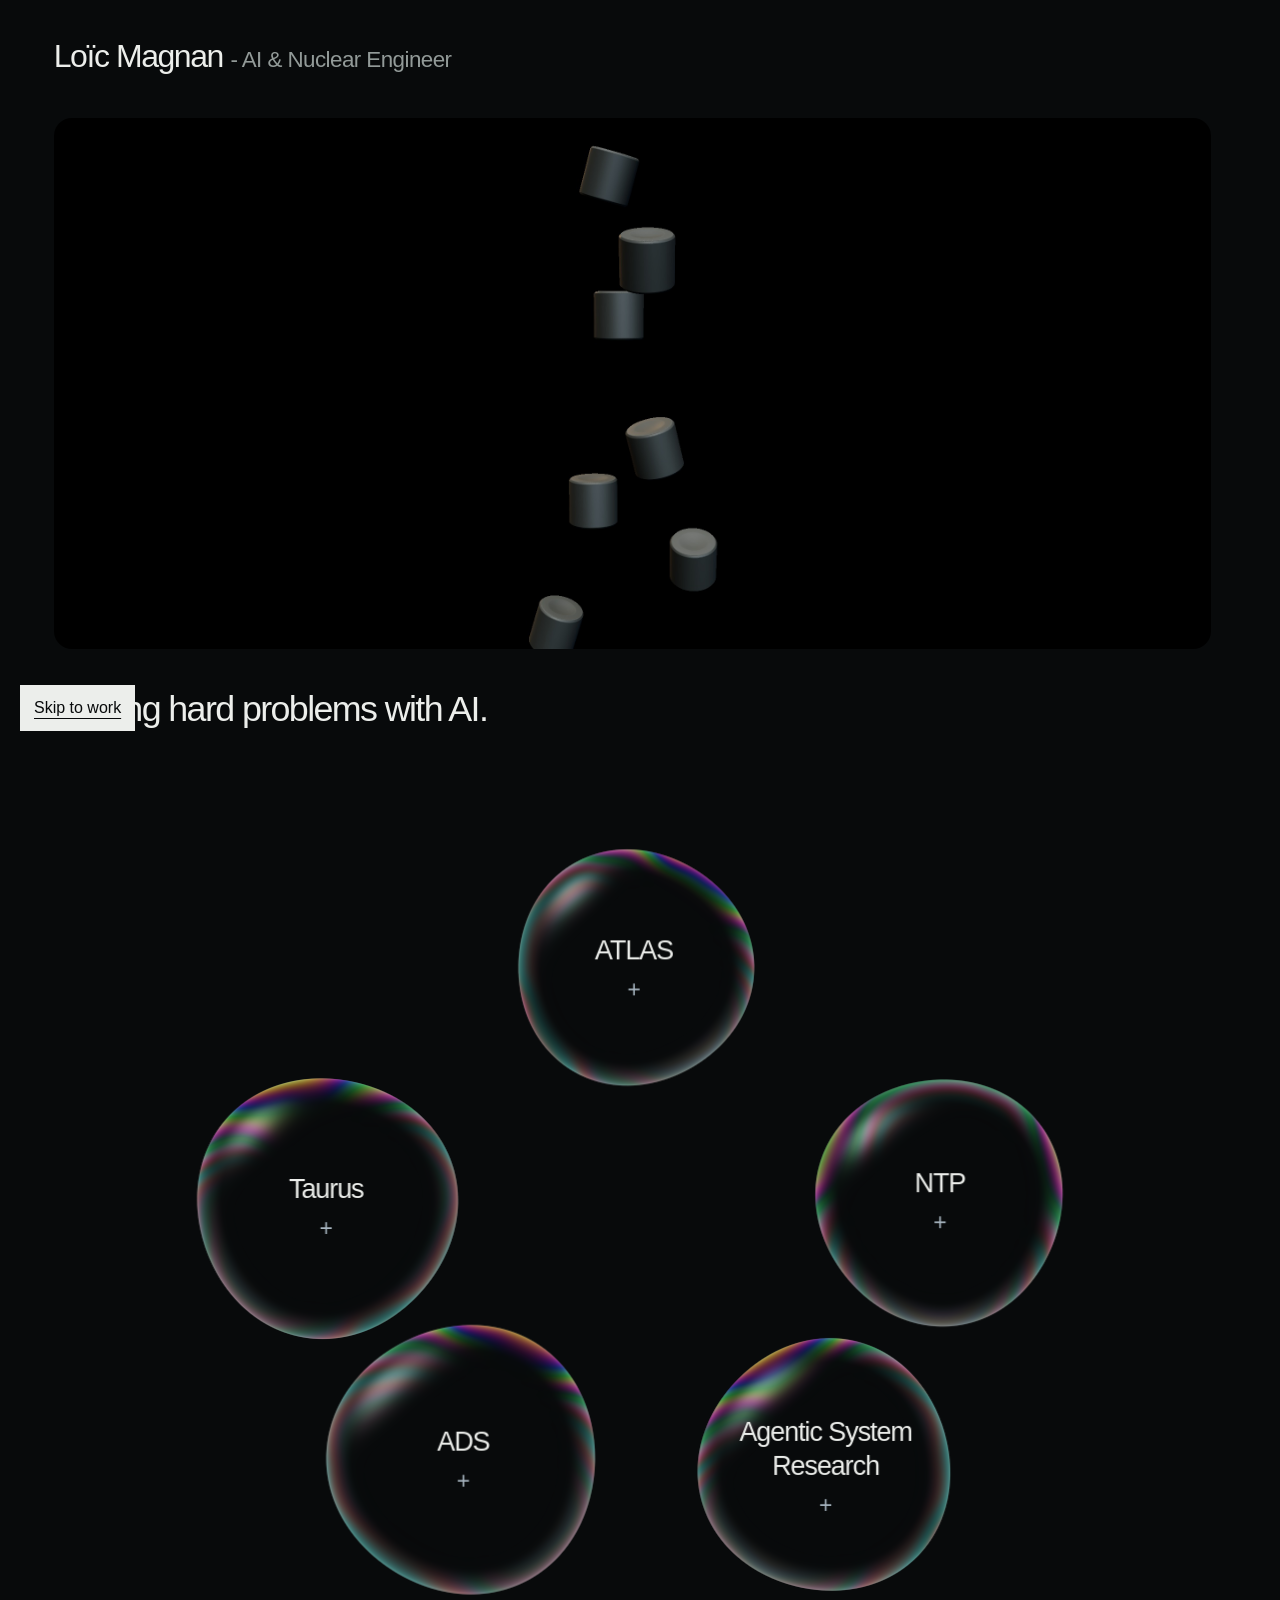
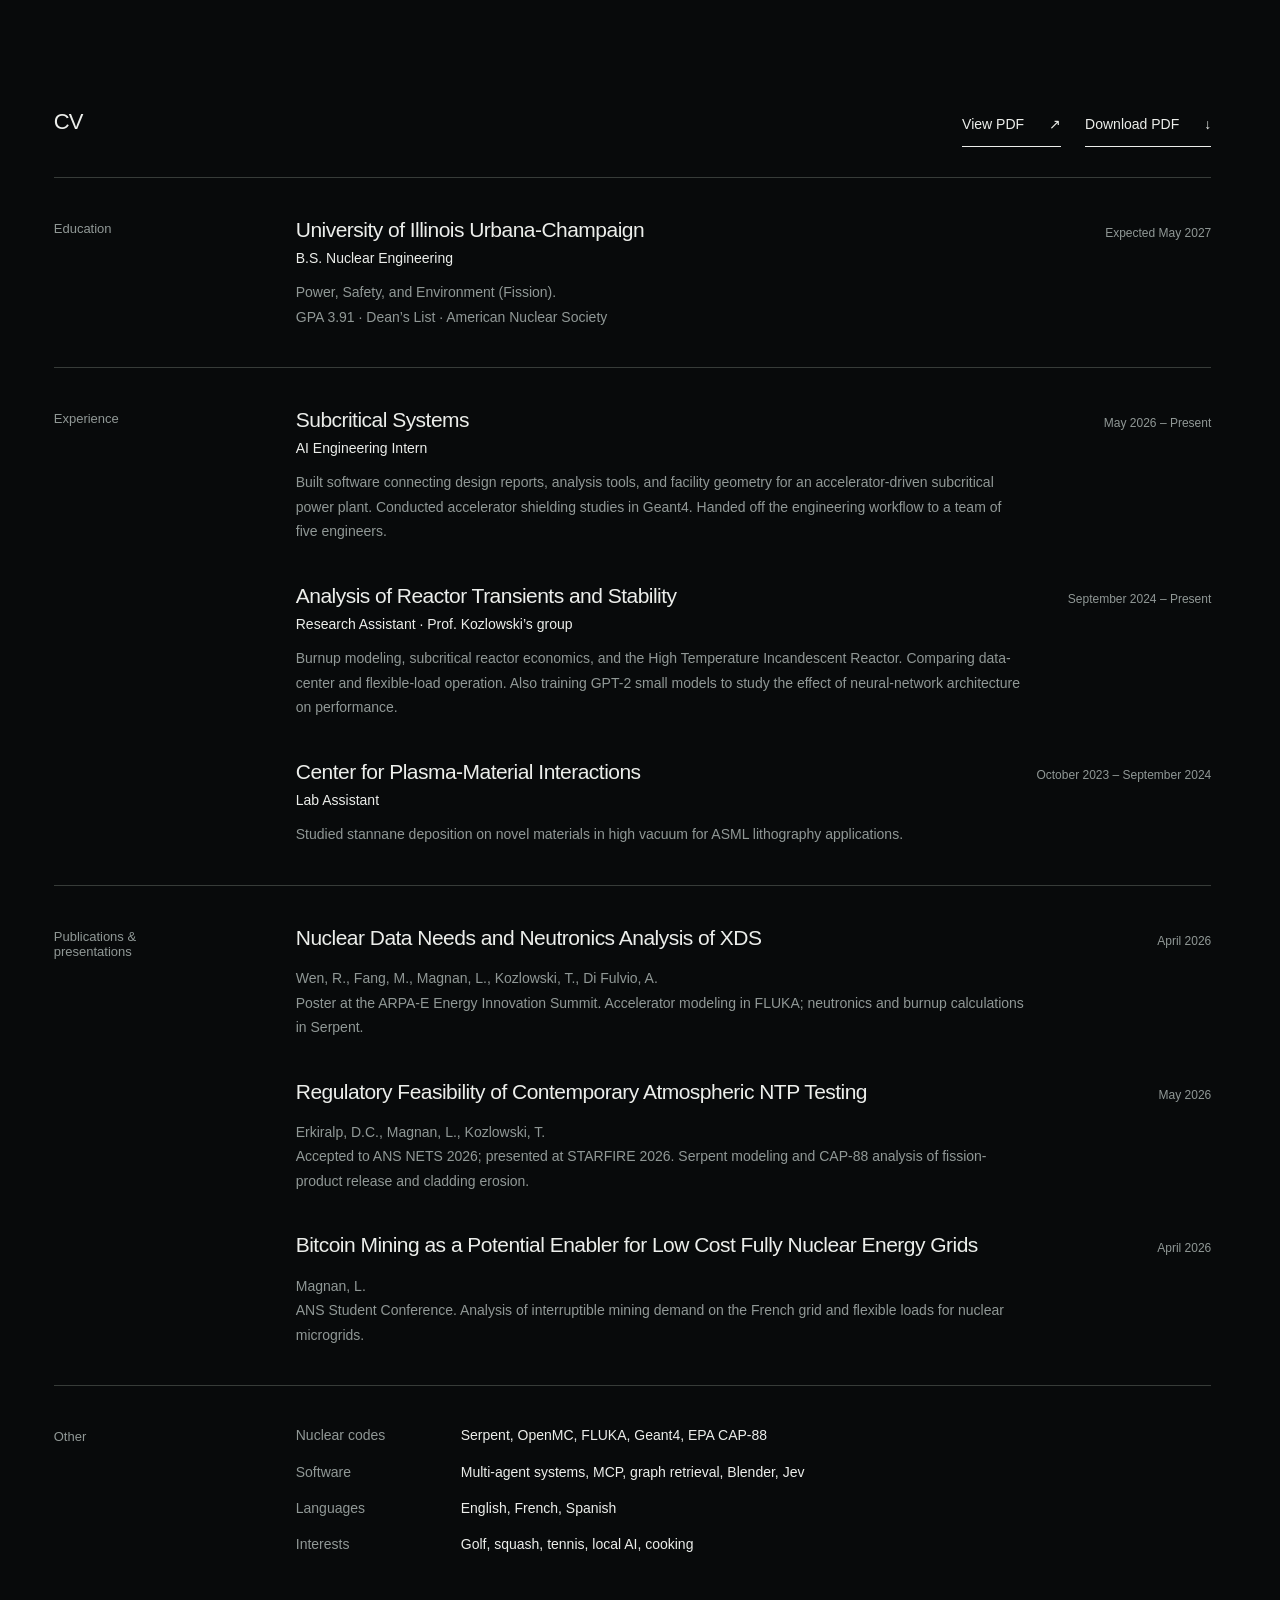
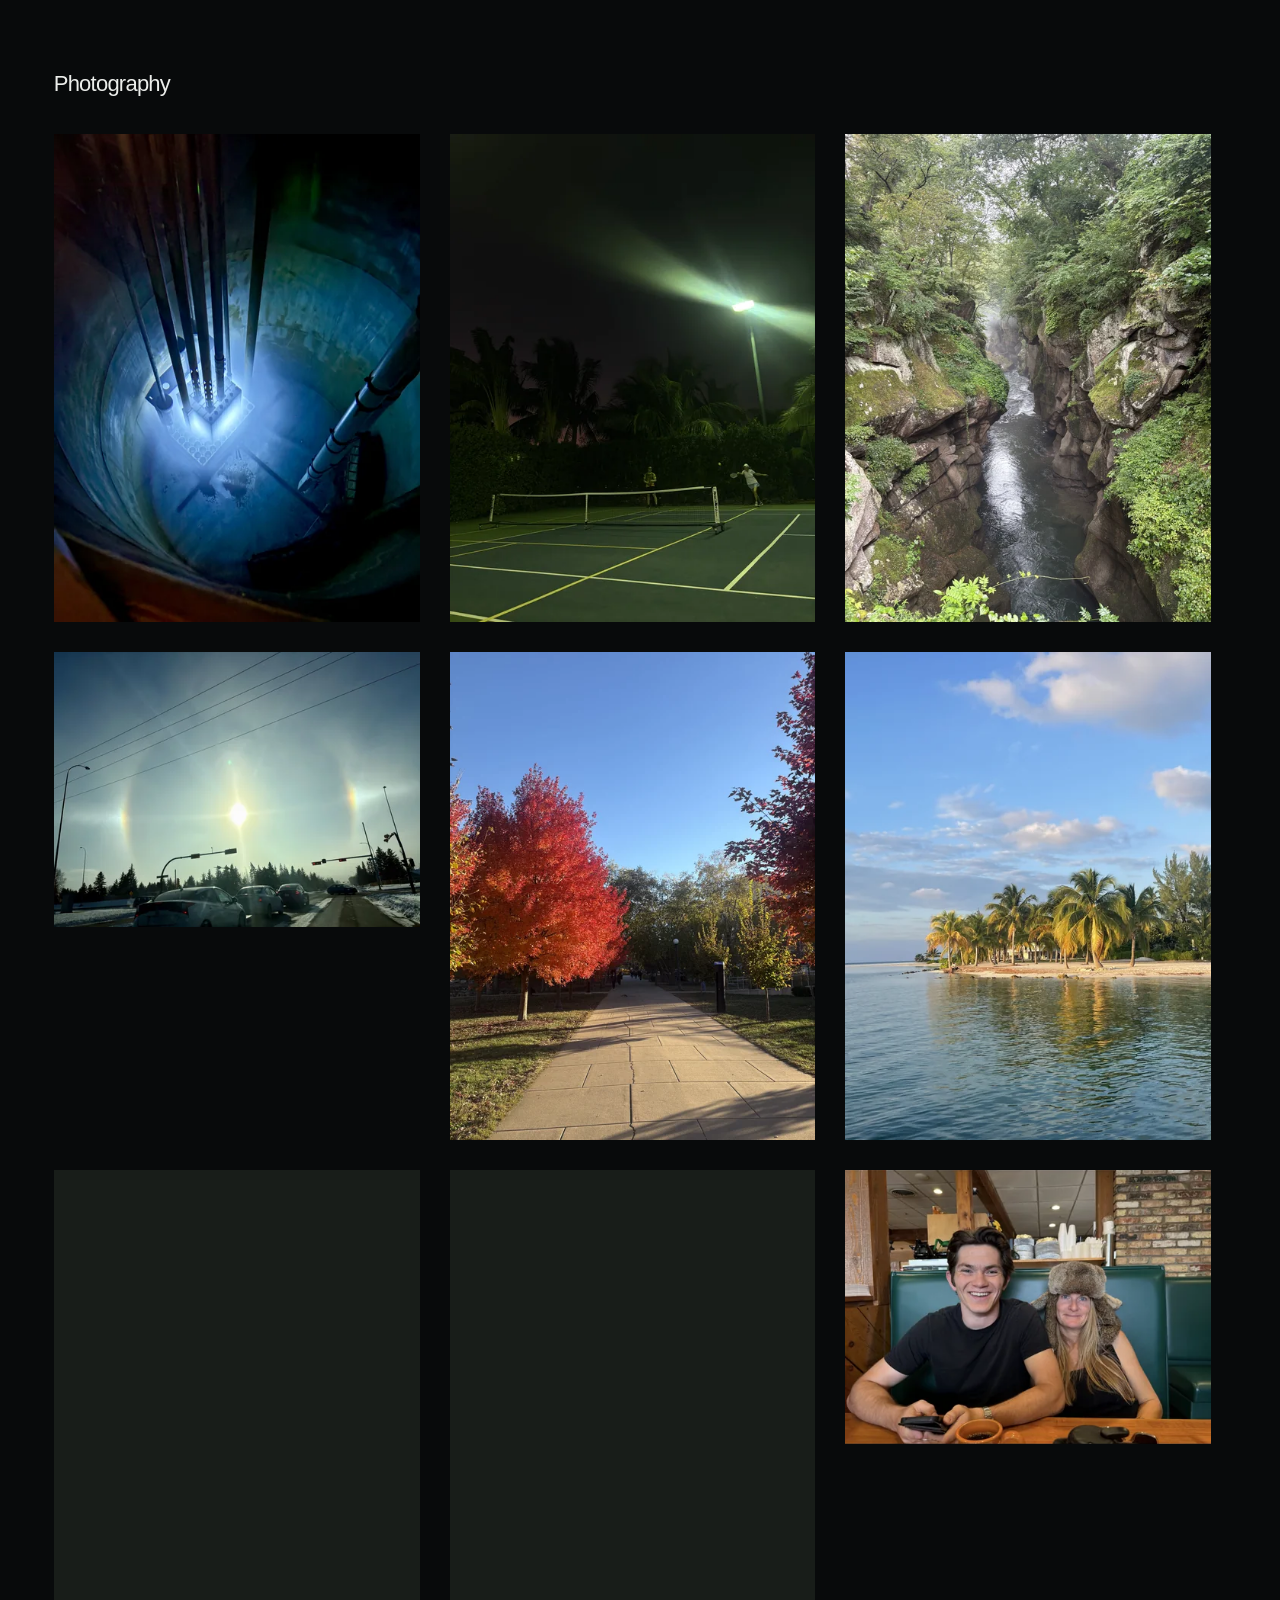
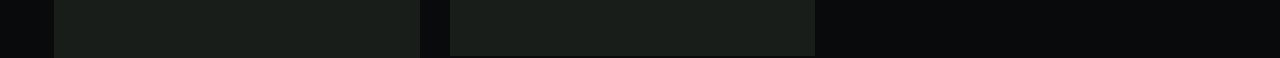
<file: projects.html>
<!doctype html>
<html lang="en">
<head>
  <meta charset="utf-8">
  <meta name="viewport" content="width=device-width, initial-scale=1">
  <meta name="theme-color" content="#080a0b">
  <meta http-equiv="refresh" content="0; url=index.html#work">
  <title>Projects — Loïc Magnan</title>
  <link rel="canonical" href="https://loicmagnan.com/#work">
  <link rel="icon" href="favicon.svg" type="image/svg+xml">
  <link rel="stylesheet" href="styles.css?v=3.1">
</head>
<body>
  <main>
    <p><a href="index.html#work">Explore projects and research →</a></p>
  </main>
</body>
</html>
</file>
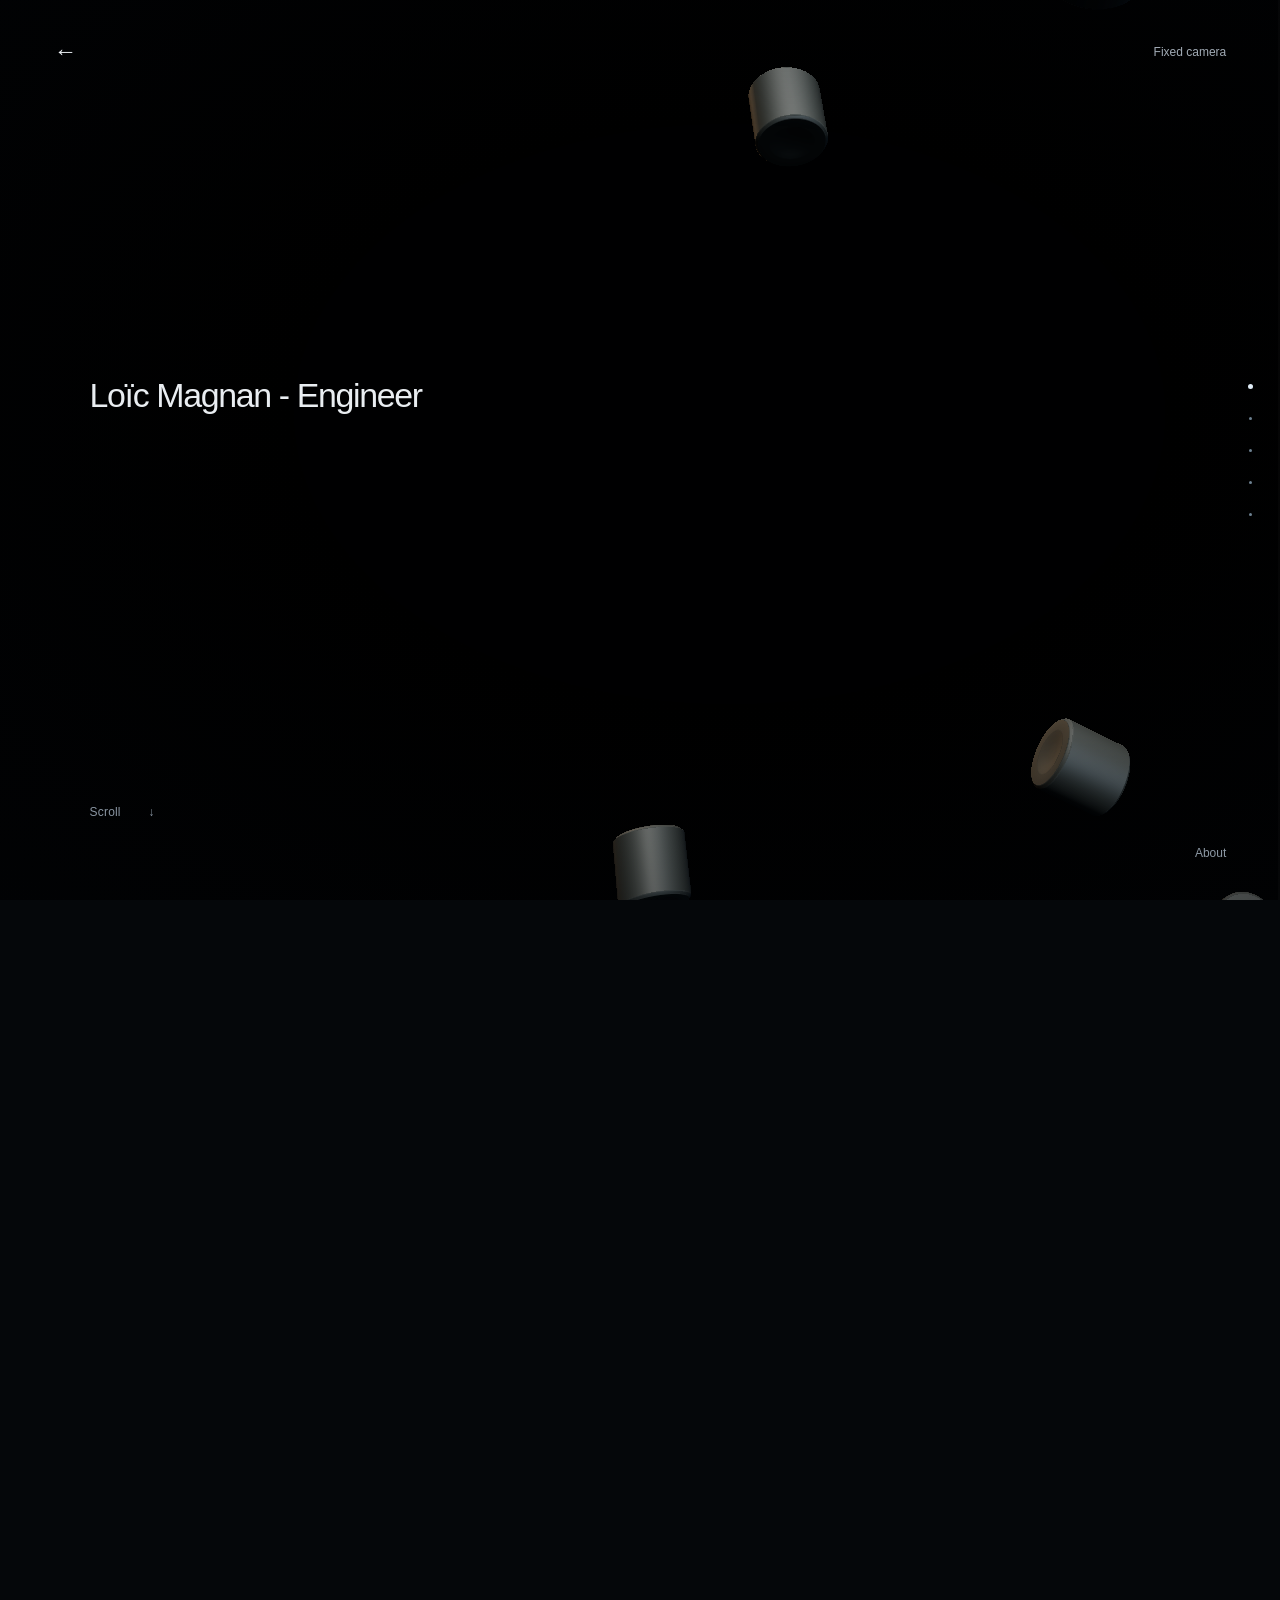
<file: reactor.html>
<!doctype html>
<html lang="en">
<head>
  <meta charset="utf-8">
  <meta name="viewport" content="width=device-width, initial-scale=1">
  <meta name="theme-color" content="#05070a">
  <meta name="description" content="A scroll through a boiling water reactor. Loïc Magnan.">
  <title>BWR — Loïc Magnan</title>
  <link rel="icon" href="favicon.svg" type="image/svg+xml">
  <link rel="stylesheet" href="reactor.css?v=1.1b">
  <script type="importmap">
  {"imports":{"three":"./assets/vendor/three/build/three.module.min.js","three/addons/":"./assets/vendor/three/examples/jsm/"}}
  </script>
</head>
<body>
  <a class="skip-link" href="#about">About this view</a>
  <canvas id="reactor" aria-label="Scroll to move through a reactor and advance recorded neutron paths"></canvas>
  <div class="shade" aria-hidden="true"></div>
  <header>
    <a href="index.html" aria-label="Back to the website">←</a>
    <button id="motion" type="button" aria-pressed="false">Fixed camera</button>
  </header>
  <nav class="chapters" aria-label="Reactor chapters">
    <a href="#fuel" data-chapter="Fuel" aria-label="Fuel pellets" title="Fuel pellets"></a>
    <a href="#assemblies" data-chapter="Assemblies" aria-label="Fuel assemblies" title="Fuel assemblies"></a>
    <a href="#reactor-view" data-chapter="Reactor" aria-label="Reactor" title="Reactor"></a>
    <a href="#neutrons" data-chapter="Neutrons" aria-label="Neutron paths" title="Neutron paths"></a>
    <a href="#explore" data-chapter="Explore" aria-label="CV, Projects and Photography" title="CV, Projects and Photography"></a>
  </nav>
  <main id="journey">
    <span class="scroll-stop" id="fuel" data-scene=".06" style="top:56svh"></span>
    <span class="scroll-stop" id="assemblies" data-scene=".265" style="top:247.333333svh"></span>
    <span class="scroll-stop" id="reactor-view" data-scene=".375" style="top:350svh"></span>
    <span class="scroll-stop" id="neutrons" data-scene=".625" style="top:465.111111svh"></span>
    <span class="scroll-stop" id="explore" data-scene="1" style="top:659.555556svh"></span>
    <div class="intro"><h1>Loïc Magnan - Engineer</h1></div>
    <p id="scroll-cue">Scroll <span aria-hidden="true">↓</span></p>
    <p id="load-status" role="status">Loading reactor…</p>
  </main>
  <nav id="destinations" aria-label="Explore the website" hidden inert>
    <a href="cv.html">CV <span aria-hidden="true">↗</span></a>
    <a href="projects.html">Projects <span aria-hidden="true">↗</span></a>
    <a href="photography.html">Photography <span aria-hidden="true">↗</span></a>
  </nav>
  <p id="chapter" aria-live="off"></p>
  <details id="about">
    <summary>About</summary>
    <p>A boiling water reactor, from fuel pellets to neutron transport.</p>
    <p>The paths are recorded OpenMC results at the original model scale. Color follows neutron energy; dots are enlarged and time is remapped for scrolling. This small, cold teaching core uses independent source histories. The upper vessel hardware is illustrative.</p>
    <a href="index.html">Return to the website ↗</a>
  </details>
  <div class="progress" aria-hidden="true"><i></i></div>
  <noscript><p class="fallback">This view needs JavaScript. <a href="index.html">Return to the website.</a></p></noscript>
  <script type="module" src="reactor.js?v=1.1b"></script>
</body>
</html>
</file>
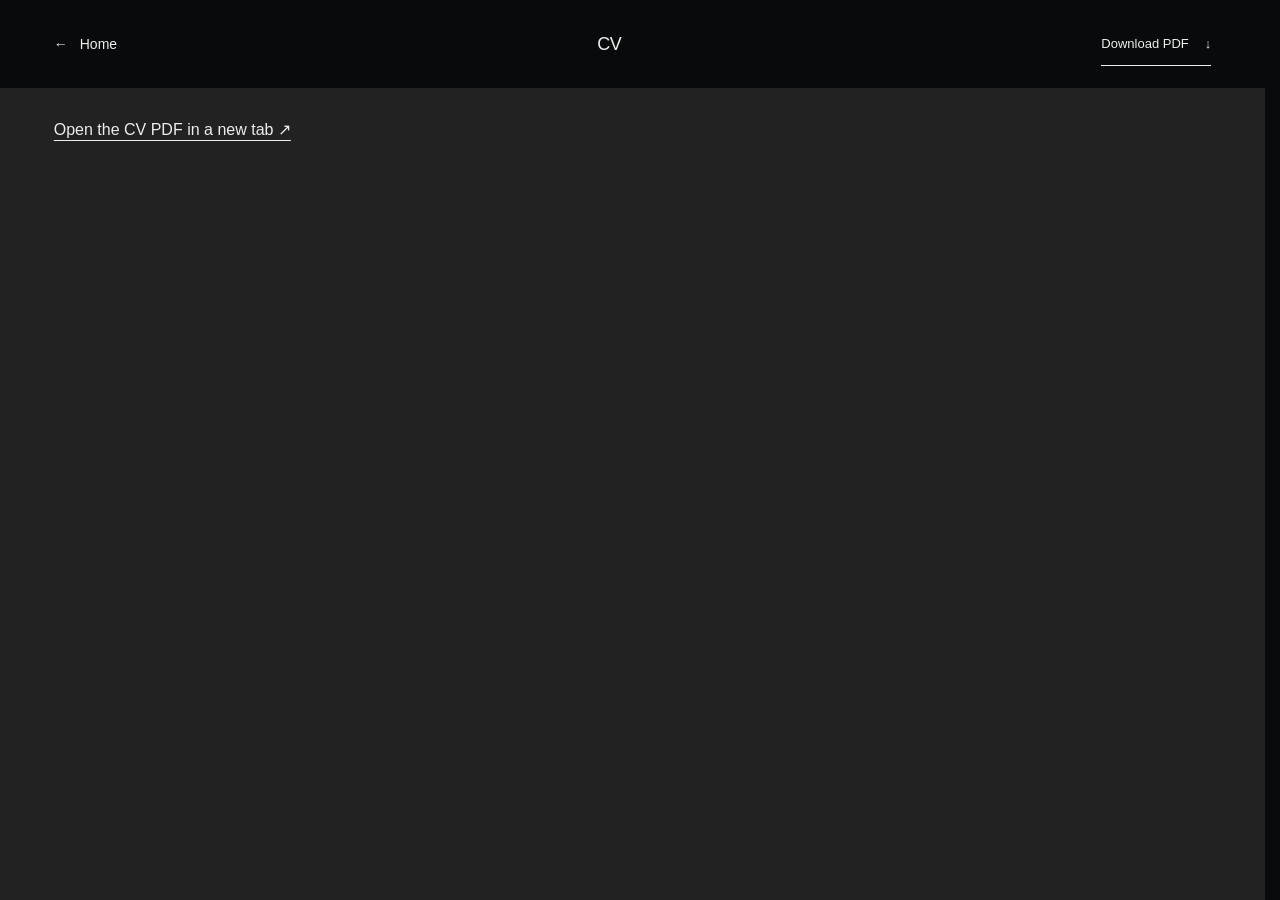
<file: resume.html>
<!doctype html>
<html lang="en">
<head>
  <meta charset="utf-8">
  <meta name="viewport" content="width=device-width, initial-scale=1">
  <meta name="description" content="Read Loïc Magnan's CV.">
  <meta name="theme-color" content="#080a0b">
  <title>CV — Loïc Magnan</title>
  <link rel="canonical" href="https://loicmagnan.com/resume.html">
  <link rel="icon" href="favicon.svg" type="image/svg+xml">
  <link rel="stylesheet" href="styles.css?v=3.1">
  <link rel="stylesheet" href="resume.css?v=3.2.3">
</head>
<body>
  <header class="pdf-header">
    <a class="pdf-home" href="./"><span aria-hidden="true">←</span> Home</a>
    <h1>CV</h1>
    <a class="download-link" href="assets/Resume_Loic_Magnan.pdf" download>Download PDF <span aria-hidden="true">↓</span></a>
  </header>
  <main class="pdf-main">
    <object class="pdf-document" data="assets/Resume_Loic_Magnan.pdf#view=FitH" type="application/pdf" aria-label="Loïc Magnan's CV PDF">
      <p><a href="assets/Resume_Loic_Magnan.pdf" target="_blank" rel="noopener">Open the CV PDF in a new tab <span aria-hidden="true">↗</span></a></p>
    </object>
  </main>
</body>
</html>
</file>
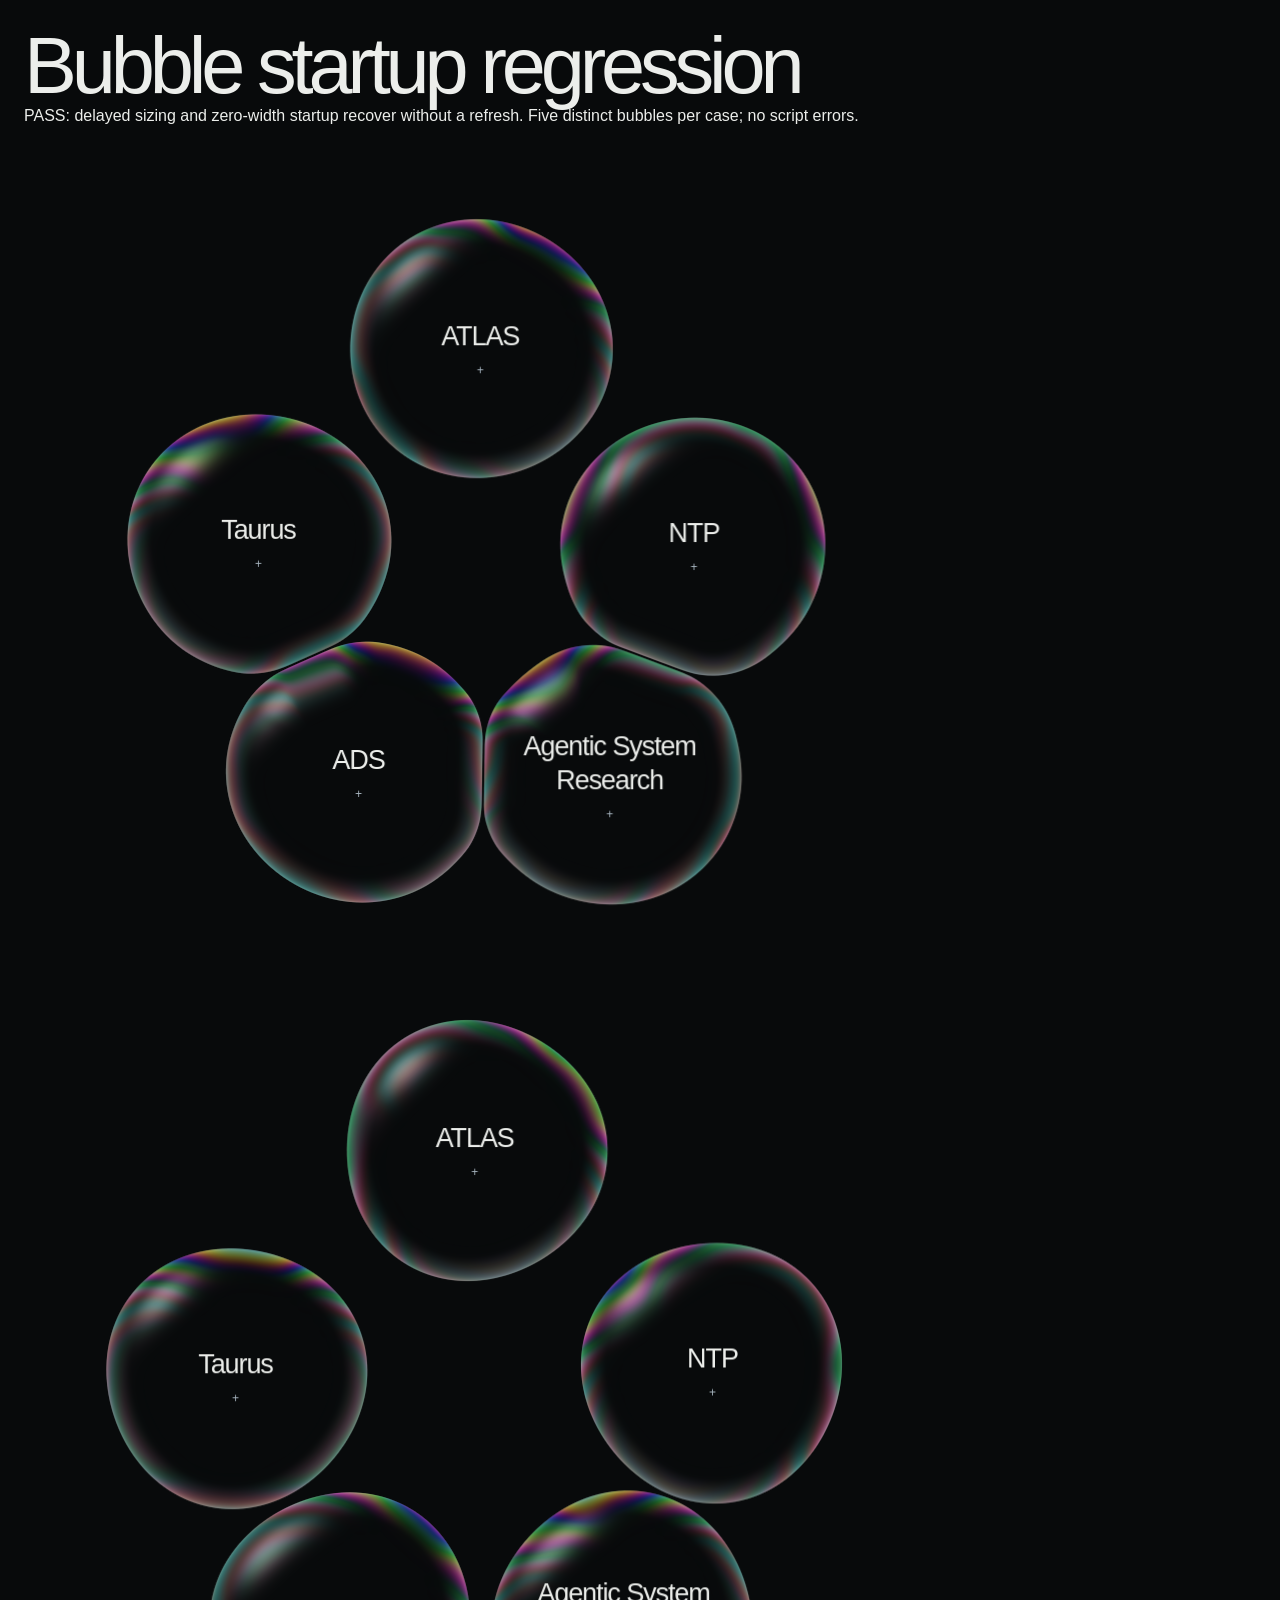
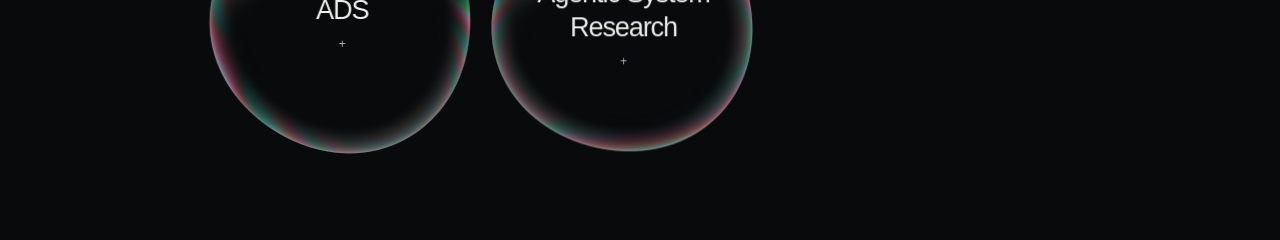
<file: scripts/check-bubble-startup.html>
<!doctype html>
<html lang="en">
<head>
  <meta charset="utf-8">
  <meta name="viewport" content="width=device-width, initial-scale=1">
  <title>Bubble startup regression</title>
  <link rel="stylesheet" href="../styles.css">
  <link rel="stylesheet" href="../portfolio.css">
  <style>
    body { padding:24px; }
    .case { max-width:900px; margin-block:32px; }
    #zero-width { width:0; }
    #late-style .work-bubble { --bubble-size:initial; --bubble-scale:initial; }
    output { display:block; white-space:pre-wrap; }
  </style>
</head>
<body class="portfolio-page">
  <h1>Bubble startup regression</h1>
  <output id="result">Checking delayed styles and zero-width startup…</output>
  <div class="case bubble-list" id="late-style"></div>
  <div class="case bubble-list" id="zero-width"></div>
  <script>
    const errors=[];
    addEventListener('error',event=>errors.push(event.message));
    for(const list of document.querySelectorAll('.bubble-list')){
      for(const name of ['ATLAS','Taurus','NTP','ADS','Agentic System Research']){
        const bubble=document.createElement('details');bubble.className='work-bubble';
        bubble.innerHTML='<summary><span class="bubble-surface" aria-hidden="true"></span><span class="bubble-title">'+name+'</span><span class="bubble-action">+</span></summary><div class="bubble-content"><p>Startup test content.</p></div>';
        list.append(bubble);
      }
    }
    const report=document.querySelector('#result');
    const pause=ms=>new Promise(resolve=>setTimeout(resolve,ms));
    const assert=(condition,message)=>{if(!condition)throw Error(message);};
    addEventListener('load',async()=>{
      try{
        await pause(750);
        for(const list of document.querySelectorAll('.bubble-list')){
          assert(!list.classList.contains('is-floating'),'Floating enabled before valid dimensions');
          assert(!list.innerHTML.includes('NaN'),'Invalid geometry written during startup');
        }
        // Restore CSS after load, without a navigation or window resize.
        document.querySelector('#late-style').removeAttribute('id');
        document.querySelector('#zero-width').removeAttribute('id');
        // Allow background-tab timer throttling while the pending layout retries.
        for(let attempt=0;attempt<30;attempt++){
          if([...document.querySelectorAll('.bubble-list')].every(list=>list.classList.contains('is-floating')))break;
          await pause(100);
        }
        for(const list of document.querySelectorAll('.bubble-list')){
          assert(list.classList.contains('is-floating'),'Startup did not recover (visibility: '+document.visibilityState+', width: '+list.clientWidth+', size: '+getComputedStyle(list.querySelector('.work-bubble')).getPropertyValue('--bubble-size')+', errors: '+errors.join('; ')+')');
          const positions=[];
          for(const bubble of list.querySelectorAll('.work-bubble')){
            assert(Number.isFinite(parseFloat(bubble.style.getPropertyValue('--floating-size'))),'Invalid bubble size');
            assert(bubble.style.transform.includes('translate3d('),'Missing bubble position');
            assert(!bubble.style.cssText.includes('NaN'),'Invalid transform');
            assert(bubble.querySelector('.has-bubble-engine'),'Canvas renderer did not recover');
            const canvas=[...bubble.querySelectorAll('canvas')].find(c=>!c.hidden);
            assert(canvas&&canvas.width>0&&canvas.height>0,'Missing rendered surface');
            const bounds=bubble.getBoundingClientRect();positions.push([bounds.x,bounds.y]);
          }
          assert(new Set(positions.map(p=>p.map(Math.round).join(','))).size===5,'Labels are stacked');
        }
        assert(!errors.length,errors.join('\n'));
        report.textContent='PASS: delayed sizing and zero-width startup recover without a refresh. Five distinct bubbles per case; no script errors.';
      }catch(error){report.textContent='FAIL: '+error.message;}
    });
  </script>
  <script src="../bubble-physics.js" defer></script>
  <script src="../bubble-engine.js" defer></script>
  <script src="../bubble-motion.js" defer></script>
  <script src="../work-bubbles.js" defer></script>
</body>
</html>
</file>
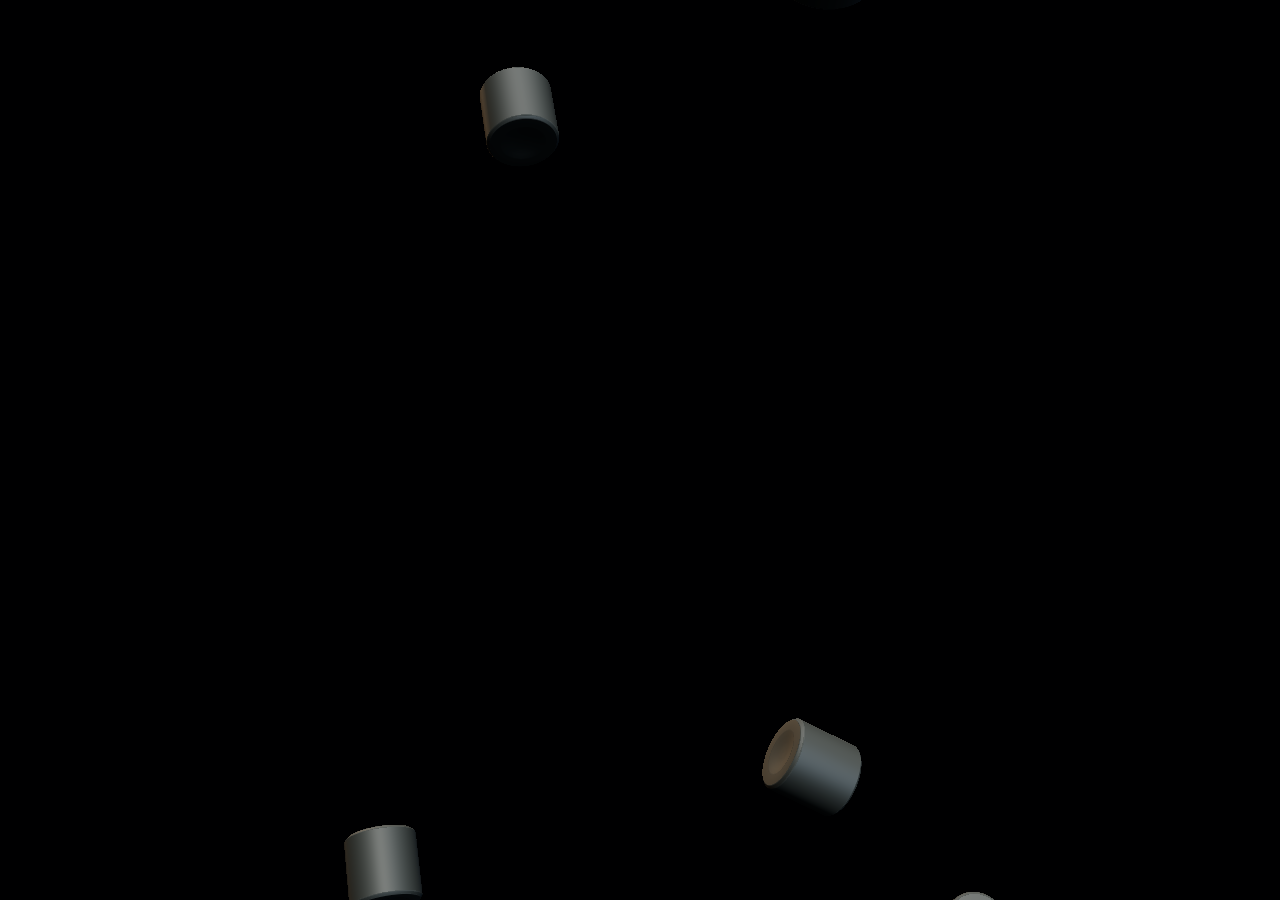
<file: scripts/render-film.html>
<!doctype html><html lang="en"><head><meta charset="utf-8"><base href="../"><title>Offline reactor film renderer</title><style>html,body{margin:0;background:#000;overflow:hidden}canvas{display:block}</style><script type="importmap">{"imports":{"three":"./assets/vendor/three/build/three.module.min.js","three/addons/":"./assets/vendor/three/examples/jsm/"}}</script></head><body><canvas></canvas><script type="module" src="scripts/film-scene.js"></script></body></html>
</file>
<file: styles.css>
:root {
  color-scheme: dark;
  --paper: #080a0b;
  --ink: #eceeeb;
  --muted: #a3aaa6;
  --line: #373c39;
  --gutter: clamp(22px, 4.2vw, 76px);
  font-family: "Helvetica Neue", Helvetica, Arial, sans-serif;
  font-synthesis: none;
}
* { box-sizing: border-box; }
html { background: var(--paper); color: var(--ink); scroll-behavior: smooth; scrollbar-gutter: stable; }
body { margin: 0; min-width: 300px; -webkit-font-smoothing: antialiased; }
body.viewer-open { overflow: hidden; }
a { color: inherit; text-decoration-thickness: 1px; text-underline-offset: 5px; }
button { font: inherit; color: inherit; }
a, button { -webkit-tap-highlight-color: transparent; }
a:focus-visible, button:focus-visible, summary:focus-visible { outline: 2px solid #a7dce7; outline-offset: 7px; }
img { display: block; max-width: 100%; }
button { border: 0; border-radius: 0; }
::selection { background: #d9e5e0; color: #111312; }
.skip-link { position: fixed; top: -80px; left: 20px; padding: 14px; background: var(--ink); color: var(--paper); z-index: 100; }
.skip-link:focus { top: 15px; }
.site-header, main { width: min(100%, 1440px); margin-inline: auto; padding-inline: var(--gutter); }
.site-header { min-height: 118px; display: flex; align-items: center; justify-content: space-between; gap: 36px; }
.wordmark { font-size: clamp(24px,2.5vw,34px); letter-spacing: -.045em; text-decoration: none; white-space: nowrap; }
.site-nav { display: flex; gap: clamp(20px, 2.5vw, 42px); }
.site-nav a { position: relative; display:inline-flex; align-items:center; min-height:44px; padding-block: 12px; color: var(--muted); font-size: 13px; text-decoration: none; }
.site-nav a:hover, .site-nav a[aria-current="page"] { color: var(--ink); }
.site-nav a[aria-current="page"]::after { position: absolute; content: ""; bottom: 5px; left: 0; right: 0; height: 1px; background: currentColor; }
main { padding-top: 56px; padding-bottom: 120px; min-height: calc(100svh - 212px); }
.page-heading { display: flex; align-items: baseline; justify-content: space-between; gap: 24px; margin-bottom: 66px; }
h1, h2, h3, p, figure { margin: 0; }
h1 { font-weight: 400; font-size: clamp(48px, 6.2vw, 94px); line-height: 1.05; letter-spacing: -.065em; }
.page-note { white-space: nowrap; }
.text-link { font-size: 14px; }

/* Home: the name and navigation are the entire page. */
.home-header { justify-content: flex-end; }
.home-main { display: grid; place-items: center; min-height: calc(100svh - 110px); padding-block: 0 110px; }
.home-main h1 { font-size: clamp(20px, 3vw, 40px); line-height: 1.4; font-weight: 400; letter-spacing: -.035em; text-align: center; }

/* Photography: plain, uncropped images. */
.photo-grid { display: grid; grid-template-columns: repeat(3, minmax(0, 1fr)); gap: 28px; align-items: center; }
.photo { min-width: 0; margin: 0; }
.photo-link { display: block; position: relative; width: 100%; overflow: hidden; cursor: zoom-in; background: #181d19; }
.photo-link img { width: 100%; height: auto; transition: opacity .18s ease; }
.photo-link:hover img { opacity: .88; }
.photo-link.screenshot { aspect-ratio: 1179 / 884; }
.photo-link.screenshot img { position: absolute; top: 50%; transform: translateY(-50%); }

/* Full-screen photo viewer */
.photo-viewer { position: fixed; inset: 0; width: 100%; height: 100%; max-width: none; max-height: none; border: 0; margin: 0; padding: 0; background: #0a0b0a; color: var(--ink); }
.photo-viewer::backdrop { background: #0a0b0a; }
.viewer-layout { height: 100%; height: 100dvh; display: grid; grid-template-rows: 80px minmax(0, 1fr) 86px; padding-inline: clamp(16px, 4vw, 64px); }
.viewer-top { display: flex; align-items: center; justify-content: flex-end; gap: 20px; }
.viewer-close { min-height: 44px; min-width: 72px; padding: 10px 0 10px 18px; background: transparent; cursor: pointer; font-size: 14px; }
.viewer-stage { display: grid; place-items: center; min-height: 0; touch-action: pan-y pinch-zoom; }
.viewer-frame { width: 100%; height: 100%; min-height: 0; position: relative; }
.viewer-frame img { position: absolute; inset: 0; width: 100%; height: 100%; object-fit: contain; }
.viewer-frame.screenshot { display: block; width: min(100%, calc((100dvh - 166px) * 1179 / 884)); height: auto; aspect-ratio: 1179 / 884; overflow: hidden; }
.viewer-frame.screenshot img { inset: auto; left: 0; top: 50%; transform: translateY(-50%); width: 100%; height: auto; }
.viewer-frame.figure-on-white { width:min(100%,calc((100dvh - 166px) * var(--image-ratio, 1))); height:auto; aspect-ratio:var(--image-ratio, 1); background:#fff; }
.viewer-bottom { display: flex; align-items: center; justify-content: center; gap: 18px; }
.viewer-controls { display: flex; gap: 26px; align-items: center; }
.viewer-controls[hidden] { display:none; }
.viewer-controls button { width: 46px; height: 46px; background: transparent; cursor: pointer; font-size: 25px; }
.viewer-controls button:hover, .viewer-close:hover { color: #a7dce7; }
.viewer-status { position: absolute; width: 1px; height: 1px; overflow: hidden; clip-path: inset(50%); }

/* CV */
.cv-heading { align-items: center; }
.download-link { display: inline-flex; min-height:44px; gap: 25px; align-items: center; padding-block: 8px; border-bottom: 1px solid var(--ink); text-decoration: none; white-space: nowrap; font-size: 14px; }
.cv-section { display: grid; grid-template-columns: 200px minmax(0, 1fr); gap: 42px; padding-block: 38px; border-top: 1px solid var(--line); }
.cv-section > h2 { font-size: 13px; font-weight: 400; padding-top: 5px; color: var(--muted); }
.cv-entry + .cv-entry { margin-top: 38px; }
.cv-entry-head { display: flex; justify-content: space-between; align-items: baseline; gap: 25px; }
.cv-entry h3 { font-size: 21px; line-height: 1.35; font-weight: 400; letter-spacing: -.025em; }
.cv-date { font-size: 12px; color: var(--muted); white-space: nowrap; }
.cv-role { font-size: 14px; margin-top: 6px; }
.cv-description { font-size: 14px; line-height: 1.75; color: var(--muted); margin-top: 14px; max-width: 730px; }
.cv-description + .cv-description { margin-top: 8px; }
.cv-compact { display: grid; grid-template-columns: 140px 1fr; gap: 14px 25px; margin: 0; font-size: 14px; line-height: 1.6; }
.cv-compact dt { color: var(--muted); }
.cv-compact dd { margin: 0; }

@media (max-width: 900px) {
  .site-header { min-height: 100px; }
  main { padding-top: 40px; padding-bottom: 80px; }
  .page-heading { margin-bottom: 46px; }
  .cv-section { grid-template-columns: 125px 1fr; gap: 28px; }
  .cv-entry-head { display: block; }
  .cv-date { display: block; margin-top: 9px; }
}
@media (max-width: 620px) {
  .site-header { align-items: flex-start; flex-direction: column; gap: 19px; padding-top: 25px; padding-bottom: 16px; }
  .wordmark { font-size: 27px; }
  .site-nav { width: 100%; gap: 24px; flex-wrap:wrap; }
  .site-nav a { font-size: 13px; padding-block: 10px; }
  .site-nav a[aria-current="page"]::after { bottom: 0; }
  main { padding-top: 38px; padding-bottom: 64px; }
  h1 { font-size: clamp(43px, 11vw, 64px); }
  .page-heading { gap: 14px; margin-bottom: 34px; }
  .page-note { font-size: 10px; }
  .home-main { padding-top: 0; }
  .photo-grid { grid-template-columns: repeat(2, minmax(0, 1fr)); gap: 30px 15px; }
  .viewer-layout { grid-template-rows: 66px minmax(0, 1fr) 90px; padding-inline: 15px; }
  .viewer-frame.screenshot { width: min(100%, calc((100dvh - 156px) * 1179 / 884)); }
  .viewer-frame.figure-on-white { width:min(100%,calc((100dvh - 156px) * var(--image-ratio, 1))); }
  .viewer-controls { gap: 10px; }
  .cv-heading { align-items: flex-start; }
  .download-link { font-size: 12px; gap: 15px; margin-top: 12px; }
  .cv-section { grid-template-columns: 1fr; gap: 23px; padding-block: 28px; }
  .cv-entry h3 { font-size: 20px; }
  .cv-compact { grid-template-columns: 95px 1fr; font-size: 13px; }
}
@media (max-width: 380px) {
  .page-heading:not(.cv-heading) { display: block; }
  .page-heading .page-note { margin-top: 17px; }
}
@media (prefers-reduced-motion: reduce) {
  html { scroll-behavior: auto; }
  *, *::before, *::after { transition: none !important; animation: none !important; }
}

/* Project direction: photographs stand alone, without captions or numbering. */
.viewer-top { justify-content: flex-end; }
.viewer-bottom { justify-content: center; }
@media (max-width: 620px) {
  .home-header { align-items: stretch; min-height: 77px; }
  .home-main { min-height: calc(100svh - 77px); padding-block: 0 77px; }
  .photo-grid { grid-template-columns: repeat(2, minmax(0, 1fr)); gap: 18px; }
  .photo:last-child { grid-column: span 2; }
}

@media (min-width: 621px) and (max-width: 900px) { .home-main { min-height: calc(100svh - 100px); padding-block: 0 100px; } }
</file>
<file: portfolio.css>
:root { --paper:#080a0b; --ink:#eceeeb; --muted:#909896; --page-width:1440px; }
html { background:var(--paper); }
.portfolio-page { overflow-anchor:none; }
.portfolio-page main { width:100%; padding:0; overflow-x:clip; }
.portfolio-page [hidden] { display:none !important; }
.sr-only { position:absolute; width:1px; height:1px; padding:0; overflow:hidden; clip-path:inset(50%); white-space:nowrap; }
.film-section { padding:36px var(--gutter) 0; max-width:var(--page-width); margin-inline:auto; }
.film-header { display:flex; align-items:baseline; justify-content:space-between; gap:28px; min-height:82px; }
.film-header h1 { font-size:clamp(24px,2.5vw,34px); font-weight:400; line-height:1.3; letter-spacing:-.045em; }
.film-header h1 span { color:#929a98; white-space:nowrap; font-size:.7em; letter-spacing:-.025em; }
.film-header nav { display:flex; gap:28px; }
.film-header nav a { display:inline-flex; align-items:center; min-height:44px; padding-block:12px; text-decoration:none; font-size:13px; color:var(--muted); }
.film-header nav a:hover { color:var(--ink); }
.film-frame { height:clamp(320px,59svh,700px); background:#000; overflow:hidden; border-radius:18px; }
.film-frame video { width:100%; height:100%; display:block; object-fit:contain; }
.intro-line { max-width:700px; padding-block:36px 72px; font-size:clamp(23px,2.8vw,37px); line-height:1.35; letter-spacing:-.045em; text-wrap:balance; }

/* Each object grows into its own reading space, in the flow of the page. */
.work-row { display:grid; grid-template-columns:160px minmax(0,1fr); align-items:start; column-gap:44px; max-width:var(--page-width); padding:0 var(--gutter); margin:0 auto 76px; scroll-margin-top:40px; }
.work-row > h2, .work-heading h2, .photography-section > h2 { font-size:22px; font-weight:400; letter-spacing:-.035em; line-height:1.3; }
.work-row > h2, .work-heading { padding-top:91px; }
.bubble-list.is-floating { position:relative; display:block; }
.bubble-list.is-floating .work-bubble:not([open]) { position:absolute; left:0; top:0; width:var(--floating-size); max-width:none; will-change:transform; }
.bubble-list.is-floating .work-bubble:not([open]) summary { height:var(--floating-size); aspect-ratio:auto; padding:12px 10px; gap:10px; }
.bubble-list.is-floating .work-bubble:not([open]) .bubble-title { font-size:clamp(16px,calc(var(--floating-size) / 8),27px); }
.bubble-list.is-floating .work-bubble[open] { position:relative; }
.bubble-list { display:grid; grid-template-columns:repeat(3,minmax(0,1fr)); gap:32px; align-content:start; align-items:start; min-width:0; }
.floating-work { grid-template-columns:minmax(0,1fr); row-gap:16px; }
.work-bubble { --bubble-size:220px; --bubble-scale:1; --bubble-shape:50%; position:relative; min-width:0; width:100%; max-width:calc(var(--bubble-size) * var(--bubble-scale)); justify-self:center; isolation:isolate; }
#atlas { --bubble-scale:.91; }
#ntp { --bubble-scale:.95; }
#ads { --bubble-scale:1.03; }
#agentic-systems { --bubble-scale:.97; }
/* A quiet static fallback; the engine draws the optical rim in pixel space. */
.bubble-surface {
  position:absolute; inset:0; z-index:-1; display:block; border-radius:50%;
  box-shadow:inset 0 0 0 1px #d1dfee55, inset 2px 1px 6px #e6d4f520;
  pointer-events:none;
}
.bubble-canvas { position:absolute; display:none; pointer-events:none; max-width:none; }
.has-bubble-engine { box-shadow:none; }
.bubble-surface:not(.has-bubble-engine) { inset:7px; }
.has-bubble-engine .bubble-canvas { display:block; }
.work-bubble summary { display:flex; flex-direction:column; justify-content:center; align-items:center; gap:19px; position:static; min-height:0; aspect-ratio:1; padding:32px 24px; list-style:none; cursor:pointer; text-align:center; border-radius:var(--bubble-shape); }
.work-bubble summary::-webkit-details-marker { display:none; }
.work-bubble summary::marker { content:""; }
.work-bubble summary:focus-visible { outline:none; }
.work-bubble:has(summary:focus-visible) .bubble-title { text-decoration:underline; text-decoration-color:#bacfe3; text-underline-offset:7px; text-decoration-thickness:2px; }
.bubble-title { font-size:clamp(20px,2.1vw,27px); font-weight:400; line-height:1.25; letter-spacing:-.04em; max-width:100%; text-wrap:balance; }
.bubble-action { display:flex; flex-shrink:0; align-items:center; gap:12px; color:#a7b5c0; font-size:12px; }
.bubble-symbol { display:block; font-size:23px; line-height:1; font-weight:300; transition:rotate .45s ease; }
.bubble-close-label { display:none; }
.work-bubble[open] { grid-column:1 / -1; order:-1; width:100%; max-width:none; scroll-margin-top:24px; }
.work-bubble[open] .bubble-surface { border-radius:26% / 34%; }
.work-bubble[open] summary { flex-direction:row; justify-content:space-between; gap:24px; min-height:0; aspect-ratio:auto; padding:68px 12% 14px; text-align:left; border-radius:80px 80px 0 0; }
.work-bubble[open] .bubble-title { max-width:75%; }
.work-bubble[open] .bubble-close-label { display:inline; }
.work-bubble[open] .bubble-symbol { rotate:45deg; }
.bubble-content { position:relative; padding:0 12% 62px; }
.bubble-description { max-width:500px; color:#b1b9b5; font-size:15px; line-height:1.7; margin:4px 0 28px; }
.bubble-images { display:grid; grid-template-columns:repeat(2,minmax(0,1fr)); gap:18px; }
.image-placeholder { min-width:0; aspect-ratio:1.5; display:grid; place-items:center; border:1px solid #b9d6ec16; border-radius:12px; background:#c2defb03; }
.bubble-images img { display:block; width:100%; height:auto; object-fit:cover; border-radius:12px; }
.image-placeholder span { color:#9da8b2; font-size:12px; }

/* Populated projects and research need breathing room inside the longer membrane. */
#taurus[open] summary, #atlas[open] summary, #ntp[open] summary, #ads[open] summary, #agentic-systems[open] summary { padding:132px 14% 16px; }
.project-content { padding:0 14% 112px; }
#atlas[open] summary { padding-top:132px; }
.atlas-content { padding-bottom:148px; }
.project-role { color:#a7b5c0; font-size:12px; margin-bottom:24px; }
.project-description { margin:0 0 36px; padding-left:18px; color:#b1b9b5; font-size:15px; line-height:1.7; }
.project-description li { padding-left:3px; margin-bottom:10px; }
.project-description li::marker { color:#6e858b; }
.project-publication { margin:-12px 0 32px; font-size:14px; line-height:1.7; }
.project-publication a { color:#bbcddc; text-underline-offset:4px; }
.project-publication a:hover { color:var(--ink); }
.project-gallery { display:grid; grid-template-columns:repeat(2,minmax(0,1fr)); gap:22px 18px; }
.project-screen { min-width:0; }
.project-screen-featured { grid-column:1 / -1; }
.project-screen a { display:block; border:1px solid #b9d6ec20; border-radius:8px; overflow:hidden; cursor:zoom-in; }
.project-screen a:hover { border-color:#b9d6ec60; }
.project-screen img { display:block; width:100%; height:auto; }
.project-screen figcaption { display:flex; align-items:baseline; justify-content:space-between; gap:12px; padding-top:9px; color:var(--muted); font-size:12px; line-height:1.5; }
.project-screen figcaption span { color:#a7b5c0; }
.atlas-gallery { grid-template-columns:1fr; }
.figure-on-white { background:#fff; }
.model-preview { margin-top:44px; }
.model-preview h3 { margin-bottom:22px; font-size:18px; font-weight:400; letter-spacing:-.02em; }
.model-states, .model-rates { color:#b1b9b5; font-size:14px; line-height:1.7; }
.model-states p + p { margin-top:8px; }
.model-preview var { font-family:math; font-size:19px; font-style:italic; color:var(--ink); }
.model-equations { display:flex; flex-direction:column; align-items:flex-start; gap:26px; margin:26px 0; padding:28px 0; border-block:1px solid #b9d6ec20; }
.model-equations math { font-size:24px; color:#e2e9ee; }
.model-rates { display:grid; grid-template-columns:22px minmax(0,1fr); gap:13px 12px; }
.model-rates dd { margin:0; }
.agentic-content { padding-bottom:144px; }

.photography-section { max-width:var(--page-width); padding:20px var(--gutter) 0; margin-inline:auto; scroll-margin-top:40px; }
.photography-section > h2 { margin-bottom:36px; }
.portfolio-page .photo-grid { gap:30px; align-items:start; }
.portfolio-footer { max-width:var(--page-width); margin:0 auto; padding:64px var(--gutter) 56px; }
.portfolio-footer a { display:inline-flex; min-height:44px; align-items:center; gap:16px; font-size:14px; text-decoration:none; color:var(--muted); }
.portfolio-footer a:hover { color:var(--ink); }

@media(min-width:1500px) { .work-bubble { --bubble-size:250px; } .work-row > h2, .work-heading { padding-top:108px; } }
@media(max-width:1050px) {
  .work-row:not(.floating-work) { grid-template-columns:125px minmax(0,1fr); column-gap:24px; }
  .bubble-list { gap:20px; }
  .work-bubble { --bubble-size:190px; }
  .work-bubble summary { padding-inline:16px; }
  .work-row > h2, .work-heading { padding-top:76px; }
  .film-header nav { gap:20px; }
}
@media(max-width:800px) {
  .film-header { flex-direction:column; gap:10px; padding-bottom:24px; }
  .film-section { padding-top:26px; }
  .work-row { grid-template-columns:minmax(0,1fr); row-gap:28px; margin-bottom:56px; }
  .work-row > h2, .work-heading { padding-top:0; }
  .intro-line { padding-block:28px 54px; }
}
@media(max-width:620px) {
  .film-section { padding-top:24px; }
  .film-header h1 { font-size:27px; }
  .film-header nav { gap:24px; flex-wrap:wrap; }
  .film-header nav a { font-size:12px; }
  .film-frame { height:56svh; min-height:300px; border-radius:14px; }
  .film-frame video { object-fit:cover; }
  .intro-line { max-width:350px; padding-bottom:46px; }
  .bubble-list { grid-template-columns:repeat(2,minmax(0,1fr)); gap:22px 18px; }
  .work-bubble { --bubble-size:172px; }
  .work-bubble summary { min-height:0; gap:14px; padding:26px 16px; }
  .bubble-title { font-size:21px; }
  .bubble-list #agentic-systems:not([open]) summary { gap:6px; padding:12px 10px; }
  .bubble-list #agentic-systems:not([open]) .bubble-title { font-size:clamp(13px,calc(var(--floating-size,145px) / 9.5),18px); line-height:1.2; }
  .work-bubble:nth-child(3):not([open]) { grid-column:1 / -1; width:calc((100% - 18px) / 2); justify-self:center; }
  .bubble-list:not(.is-floating):has([open]) .work-bubble:not([open]) { grid-column:auto; width:auto; justify-self:stretch; }
  .work-bubble[open] summary { padding:65px 13% 12px; gap:14px; min-height:0; }
  .work-bubble[open] .bubble-title { max-width:70%; }
  .bubble-content { padding:0 13% 56px; }
  .bubble-description { font-size:14px; margin-bottom:22px; }
  .bubble-images { grid-template-columns:1fr; gap:14px; }
  .image-placeholder { aspect-ratio:1.55; border-radius:14px; }
  #taurus[open] summary, #atlas[open] summary, #ntp[open] summary, #ads[open] summary, #agentic-systems[open] summary { padding:96px 13% 12px; }
  .project-content { padding:0 13% 100px; }
  .project-role { margin-bottom:20px; }
  .project-description { font-size:14px; margin-bottom:28px; }
  .project-gallery { grid-template-columns:1fr; gap:22px; }
  .model-preview { margin-top:32px; }
  .model-equations math { font-size:clamp(14px,4.4vw,24px); }
  .model-states, .model-rates { font-size:13px; }
  .photography-section { padding-top:12px; }
  .photography-section > h2 { margin-bottom:28px; }
  .portfolio-page .photo-grid { gap:16px; }
  .portfolio-footer { padding-top:38px; padding-bottom:30px; }
}
@media(prefers-reduced-motion:reduce) { html { scroll-behavior:auto; } .bubble-symbol { transition:none; } }

/* Soap-film test: larger membranes, with a separate, steady reading surface. */
.bubble-list.is-floating .work-bubble:not([open]) summary { cursor:grab; touch-action:none; user-select:none; }
.bubble-list.is-floating .work-bubble.is-dragging summary { cursor:grabbing; }
.atlas-brand { margin:12px auto 0; max-width:600px; }
.atlas-brand img { display:block; width:100%; height:auto; border-radius:8px; }
/* The existing CV layout now sits between the membrane field and photographs. */
.resume-section { max-width:var(--page-width); margin:0 auto; padding:0 var(--gutter) 56px; scroll-margin-top:40px; }
.resume-heading { display:flex; justify-content:space-between; align-items:baseline; gap:24px; margin-bottom:30px; }
.resume-actions { display:flex; align-items:center; gap:24px; flex-wrap:wrap; }
.resume-heading h2 { font-size:22px; font-weight:400; letter-spacing:-.035em; }
.resume-section .cv-section { margin:0; padding:38px 0; }
@media(max-width:620px) {
  .resume-section { padding-bottom:44px; }
  .resume-section .cv-section { padding-block:28px; }
  .resume-heading { gap:18px; margin-bottom:24px; flex-wrap:wrap; }
  .resume-actions { gap:18px; }
  .resume-heading .download-link { margin:0; }
}
</file>
<file: reactor.css>
:root { color-scheme: dark; font-family: "Helvetica Neue", Helvetica, Arial, sans-serif; background: #05070a; color: #e9edf1; }
* { box-sizing: border-box; }
html, body { margin: 0; min-width: 300px; }
body { -webkit-font-smoothing: antialiased; }
a { color: inherit; text-underline-offset: 5px; }
button { font: inherit; color: inherit; }
a:focus-visible, button:focus-visible, summary:focus-visible { outline: 1px solid #adc8d8; outline-offset: 7px; }
.skip-link { position: fixed; top: -80px; left: 24px; z-index: 9; }
.skip-link:focus { top: 22px; background: #05070a; padding: 12px; }
#reactor { position: fixed; inset: 0; width: 100%; height: 100%; display: block; }
.shade { position: fixed; inset: 0; pointer-events: none; background: radial-gradient(ellipse at 57% 46%, transparent 42%, rgba(2,4,7,.55)); }
header { position: fixed; z-index: 3; top: 0; left: 0; right: 0; display: flex; align-items: center; justify-content: space-between; padding: 30px 4.2vw; }
header a { font-size: 23px; text-decoration: none; padding: 8px; margin-left: -8px; }
header button { border: 0; background: transparent; padding: 12px 0; font-size: 12px; color: #a1abb5; cursor: pointer; }
header button:hover { color: #edf4fc; }
#journey { height: 759.555556svh; position: relative; pointer-events: none; }
.intro { position: fixed; left: 7vw; top: 44%; transform: translateY(-50%); }
h1 { margin: 0; font-weight: 400; font-size: clamp(23px, 2.65vw, 43px); letter-spacing: -.04em; line-height: 1.4; }
#scroll-cue { position: fixed; left: 7vw; bottom: 9vh; margin: 0; color: #8995a2; font-size: 12px; letter-spacing: .015em; }
#scroll-cue span { display: inline-block; margin-left: 24px; }
#load-status { position: fixed; left: 7vw; bottom: 16vh; font-size: 12px; color: #9ca7b3; max-width: 300px; line-height: 1.6; }
#load-status:empty { display: none; }
#about { position: fixed; z-index: 4; right: 4.2vw; bottom: 30px; font-size: 12px; color: #8d99a5; max-width: min(330px, 86vw); }
#about summary { cursor: pointer; list-style: none; text-align: right; padding: 10px 0; }
#about summary::-webkit-details-marker { display: none; }
#about[open] { padding: 18px 22px; background: rgba(5,7,10,.95); border: 1px solid #252d35; }
#about p { line-height: 1.7; margin: 14px 0; }
#about a { display: inline-block; margin: 4px 0 8px; color: #c2cdd7; }
.progress { position: fixed; z-index: 3; right: 0; top: 0; width: 2px; height: 100%; background: #ffffff05; pointer-events: none; }
.progress i { display: block; height: 100%; background: #829aab; transform: scaleY(0); transform-origin: top; }
.fallback { position: fixed; bottom: 20%; left: 7vw; font-size: 14px; }
@media (max-width: 620px) {
  header { padding: 18px 7vw; }
  .intro { left: 0; right: 0; top: 25%; text-align: center; padding: 0 20px; }
  h1 { font-size: clamp(21px, 5.5vw, 30px); }
  #scroll-cue { bottom: 8vh; }
  #about { bottom: 22px; right: 7vw; }
}

#chapter { position:fixed; bottom:30px; left:4.2vw; margin:0; padding:10px 0; color:#8d99a5; font-size:12px; }
.chapters { position:fixed; right:20px; top:50%; transform:translateY(-50%); z-index:4; display:flex; flex-direction:column; gap:12px; }
.chapters a { display:grid; place-items:center; width:20px; height:20px; text-decoration:none; }
.chapters a::after { content:""; display:block; width:3px; height:3px; border-radius:50%; background:#6d8191; }
.chapters a:hover::after,.chapters a[aria-current="step"]::after { background:#e0edf7; width:5px; height:5px; }
.scroll-stop { position:absolute; left:0; width:1px; height:1px; }
@media(max-width:620px){ .chapters{right:7px;gap:9px;} #chapter{left:7vw;bottom:22px;} }

#destinations {position:fixed;z-index:3;left:50%;top:54%;transform:translate(-50%,-50%);display:flex;flex-direction:column;align-items:flex-start;gap:14px;white-space:nowrap;}
#destinations[hidden] {display:none;}
#destinations a {text-decoration:none;font-size:clamp(30px,3vw,40px);font-weight:300;letter-spacing:-.04em;padding:10px 0;color:#dce4e6;transition:color .2s;}
#destinations a:hover {color:white;}
#destinations span {font-size:.43em;vertical-align:middle;margin-left:10px;color:#7c939c;}
@media(max-width:620px){#destinations{flex-direction:column;align-items:flex-start;gap:14px;top:53%;}#destinations a{font-size:34px;}}
</file>
<file: resume.css>
.pdf-header { display:flex; align-items:center; justify-content:space-between; gap:24px; min-height:88px; padding:12px var(--gutter); }
.pdf-header h1 { font-size:18px; font-weight:400; letter-spacing:-.025em; }
.pdf-home { display:inline-flex; align-items:center; gap:12px; min-height:44px; font-size:14px; text-decoration:none; }
.pdf-header .download-link { margin:0; font-size:13px; gap:16px; }
.pdf-main { width:100%; padding:0; }
.pdf-document { display:block; width:100%; height:calc(100vh - 88px); height:calc(100dvh - 88px); min-height:400px; border:0; background:#222; }
.pdf-document p { padding:32px var(--gutter); }
@media(max-width:420px) {
  .pdf-header { gap:12px; }
  .pdf-header h1 { font-size:16px; }
  .pdf-home, .pdf-header .download-link { font-size:12px; gap:8px; }
}
</file>
